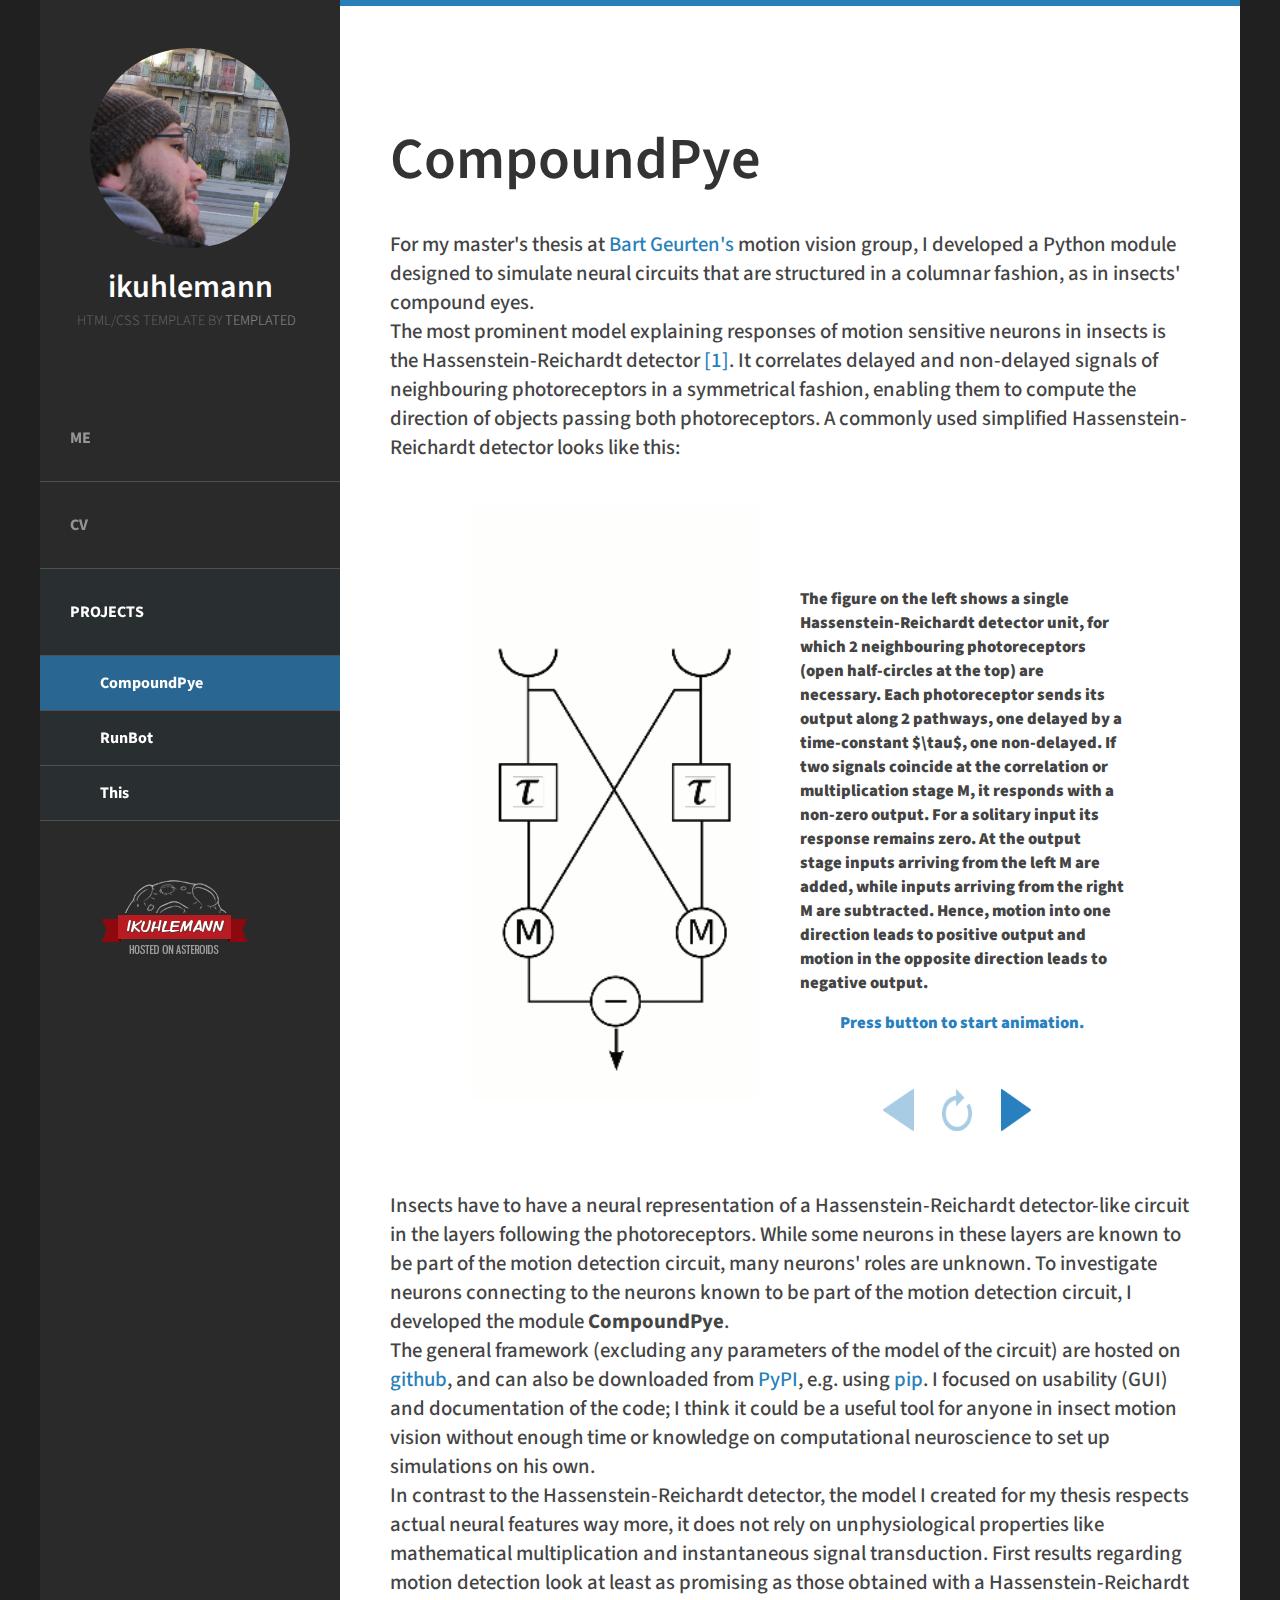
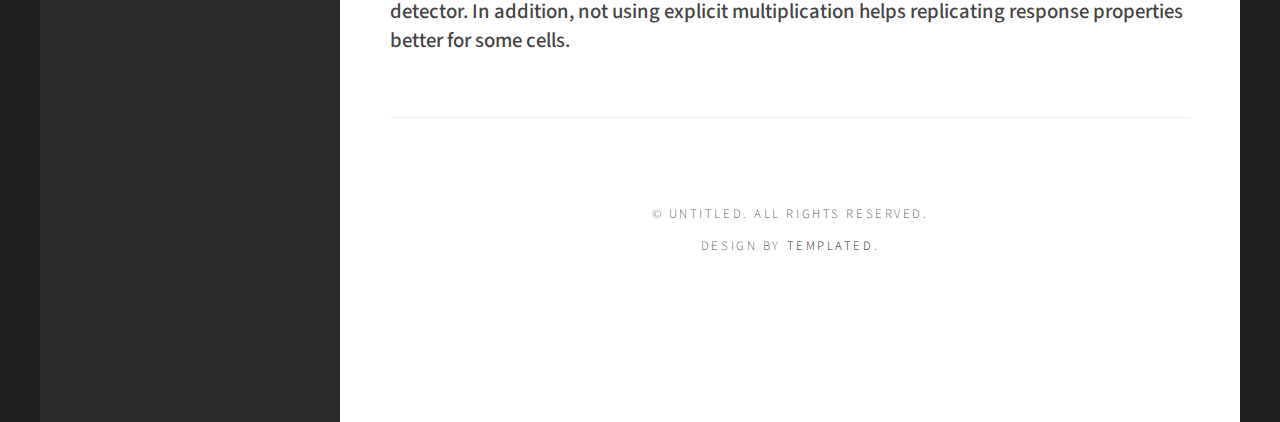
<file: projects/compoundpye.html>
<!--
Design by TEMPLATED
http://templated.co
Released for free under the Creative Commons Attribution License

Name       : Skeleton 
Description: A two-column, fixed-width design with dark color scheme.
Version    : 1.0
Released   : 20130902

-->
<html xmlns="http://www.w3.org/1999/xhtml">
<head>
<meta http-equiv="Content-Type" content="text/html; charset=utf-8" />
<title></title>
<meta name="keywords" content="" />
<meta name="description" content="" />
<link href="http://fonts.googleapis.com/css?family=Source+Sans+Pro:200,300,400,600,700,900" rel="stylesheet" />
<link href="../default.css" rel="stylesheet" type="text/css" media="all" />
<link href="../fonts.css" rel="stylesheet" type="text/css" media="all" />

<!--[if IE 6]><link href="default_ie6.css" rel="stylesheet" type="text/css" /><![endif]-->

</head>
<body>
<div id="page" class="container">
  <div id="header">
    <div id="logo">
      <!--img class="circ" src="../images/ichhabnixgemacht.png" alt="" width="200" height="200" /-->
      <img class="circ" src="../images/in_genf.JPG" alt="" width="200" height="200" />
      <h1><a href="#">ikuhlemann</a></h1>
      <span>HTML/CSS template by <a href="http://templated.co" rel="nofollow">TEMPLATED</a></span>
    </div>
    <div id="menu">
      <ul>
	<li class="major hvr-reveal"><a href="../index.html" accesskey="1" title="">Me</a></li>
	<li class="major hvr-reveal"><a href="../cv.html" accesskey="2" title="">CV</a></li>
	<li class="current_page_item_super major hvr-reveal"><a href="projects.html" accesskey="2" title="">Projects</a></li>
	<li class="minor_current hvr-sweep-to-right"><a href="compoundpye.html" accesskey="3" title="">CompoundPye</a></li>
	<li class="minor hvr-reveal"><a href="runbot.html" accesskey="4" title="">RunBot</a></li>
	<li class="minor hvr-reveal"><a href="this.html" accesskey="5" title="">This</a></li>
	<!--<li><a href="#" accesskey="2" title="">Our Clients</a></li>
	    <li><a href="#" accesskey="3" title="">About Us</a></li>
	<li><a href="#" accesskey="4" title="">Careers</a></li>
	<li><a href="#" accesskey="5" title="">Contact Us</a></li>-->
      </ul>
    </div>
    <a href="https://uberspace.de" target="_blank"><img id="ubernaut" src="../images/ubernaut.png"></a>
  </div>
  <div id="main">
    <div id="banner">
      <!--img src="images/pic01.jpg" alt="" class="image-full" /-->
    </div>
    <div id="welcome">
      <div class="title">
	<h2>CompoundPye</h2>
	For my master's thesis at <a href="http://www.cellneuro.uni-goettingen.de/BartGeurten.php">Bart Geurten's</a> motion vision group, I developed a Python module designed to simulate neural circuits that are structured in a columnar fashion, as in insects' compound eyes.
	<br>
	The most prominent model explaining responses of motion sensitive neurons in insects is the Hassenstein-Reichardt detector <a href="http://www.degruyter.com/view/j/znb.1956.11.issue-9-10/znb-1956-9-1004/znb-1956-9-1004.xml">[1]</a>. It correlates delayed and non-delayed signals of neighbouring photoreceptors in a symmetrical fashion, enabling them to compute the direction of objects passing both photoreceptors. A commonly used simplified Hassenstein-Reichardt detector looks like this: 
	<div class="figure">
	  <div id="HRAnimation" class="image-left">
	    <img id="HR" src="../images/HRDAnimation.png" loop="1" />
	  </div>
	  <div class="caption">
	    The figure on the left shows a single Hassenstein-Reichardt detector unit, for which 2 neighbouring photoreceptors (open half-circles at the top) are necessary. Each photoreceptor sends its output along 2 pathways, one delayed by a time-constant $\tau$, one non-delayed. If two signals coincide at the correlation or multiplication stage <b>M</b>, it responds with a non-zero output. For a solitary input its response remains zero. At the output stage inputs arriving from the left <b>M</b> are added, while inputs arriving from the right <b>M</b> are subtracted. Hence, motion into one direction leads to positive output and motion in the opposite direction leads to negative output. 
	    <div id="animationDescription">
	      Press button to start animation.
	    </div>
	    <div id="buttonBox">
	      <!--a href="" onclick="changeIt()"><img id="buttonPrev" src='../images/icons/previous.png' name='PlayOrPause' border='0' width="12%" height="100%" class="noOption" /></a>
<a href="" onclick="changeIt()"><img id="buttonRep" src='../images/icons/repeat.png' name='PlayOrPause' border='0' width="12%" height="100%" class="noOption" /></a>
<a href="" onclick="changeIt()"><img id="buttonNext" src='../images/icons/next.png' name='PlayOrPause' border='0' width="12%" height="100%"  /></a-->
	      <input onclick="changeIt(-1)" type="image" id="buttonPrev" src='../images/icons/previous.png' class="noOption" />
	      <input onclick="changeIt(0)" type="image" id="buttonRep" src='../images/icons/repeat.png' class="noOption" />
	      <input onclick="changeIt(1)" type="image" id="buttonNext" src='../images/icons/next.png' class="" />
	    </div>
	  </div>
	  
	</div>
	
	Insects have to have a neural representation of a Hassenstein-Reichardt detector-like circuit in the layers following the photoreceptors. 
	While some neurons in these layers are known to be part of the motion detection circuit, many neurons' roles are unknown. To investigate neurons connecting to the neurons known to be part of the motion detection circuit, I developed the module <b>CompoundPye</b>. 
	<br> The general framework (excluding any parameters of the model of the circuit) are hosted on <a>github</a>, and can also be downloaded from <a>PyPI</a>, e.g. using <a>pip</a>. I focused on usability (GUI) and documentation of the code; I think it could be a useful tool for anyone in insect motion vision without enough time or knowledge on computational neuroscience to set up simulations on his own.
	<br> In contrast to the Hassenstein-Reichardt detector, the model I created for my thesis respects actual neural features way more, it does not rely on unphysiological properties like mathematical multiplication and instantaneous signal transduction. First results regarding motion detection look at least as promising as those obtained with a Hassenstein-Reichardt detector. In addition, not using explicit multiplication helps replicating response properties better for some cells.
      </div>
    </div>
    <div id="copyright">
      <span>&copy; Untitled. All rights reserved.</span>
      <span>Design by <a href="http://templated.co" rel="nofollow">TEMPLATED</a>.</span>
    </div>
  </div>
</div>

<!--script>
document.getElementById("animationDescription").innerHTML="Hellooou";
function myFunction() {
    document.getElementById("animationDescription").innerHTML="Hellooou2";
}
</script-->
<script src="../scripts/playAnimation.js"></script>

</body>
</html>
</file>
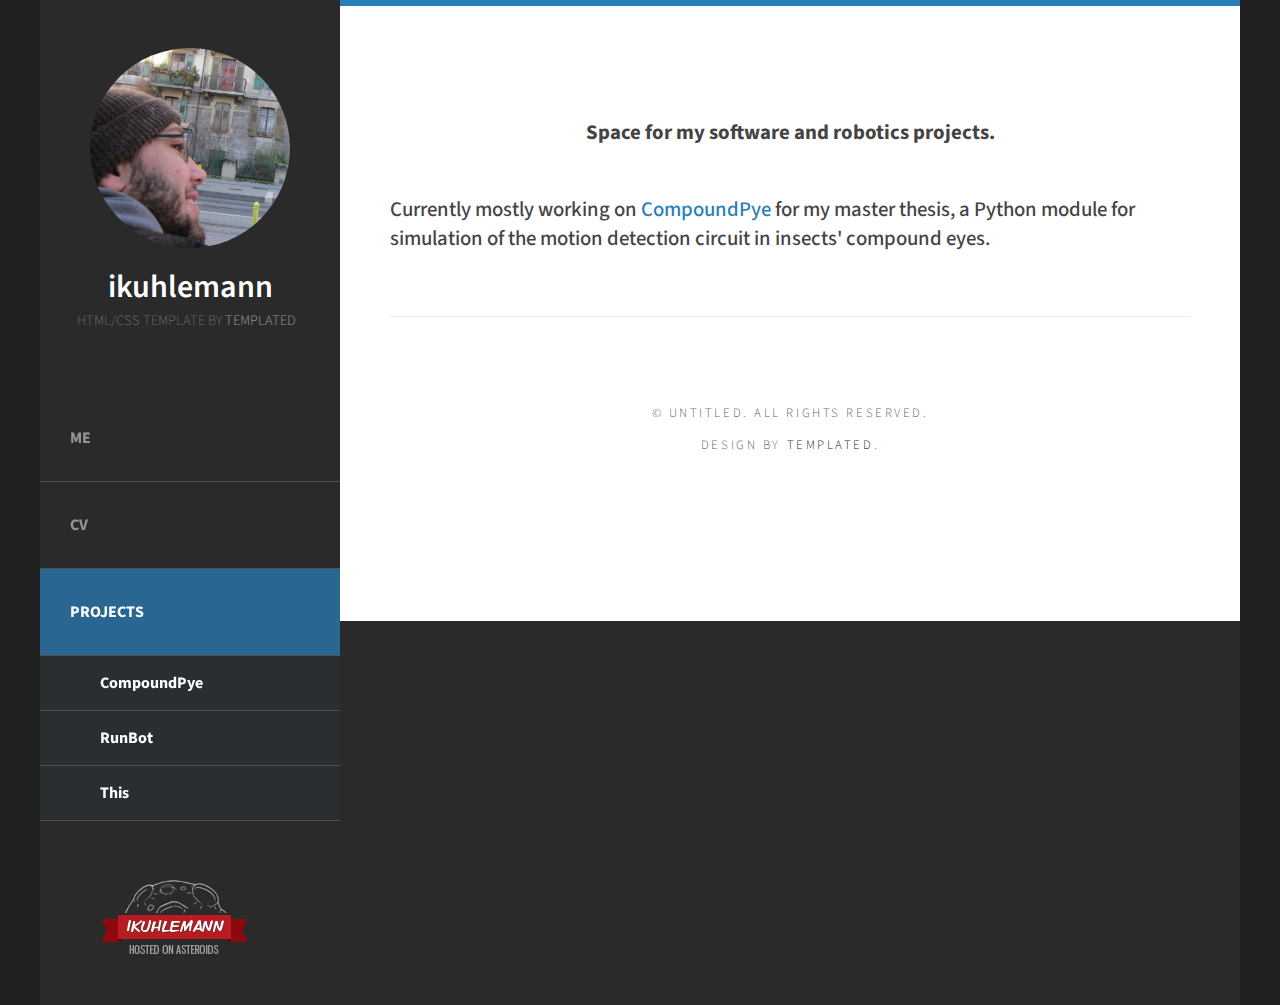
<file: projects/projects.html>
<!--
Design by TEMPLATED
http://templated.co
Released for free under the Creative Commons Attribution License

Name       : Skeleton 
Description: A two-column, fixed-width design with dark color scheme.
Version    : 1.0
Released   : 20130902

-->
<html xmlns="http://www.w3.org/1999/xhtml">
<head>
<meta http-equiv="Content-Type" content="text/html; charset=utf-8" />
<title></title>
<meta name="keywords" content="" />
<meta name="description" content="" />
<link href="http://fonts.googleapis.com/css?family=Source+Sans+Pro:200,300,400,600,700,900" rel="stylesheet" />
<link href="../default.css" rel="stylesheet" type="text/css" media="all" />
<link href="../fonts.css" rel="stylesheet" type="text/css" media="all" />

<!--[if IE 6]><link href="default_ie6.css" rel="stylesheet" type="text/css" /><![endif]-->

</head>
<body>
<div id="page" class="container">
  <div id="header">
    <div id="logo">
      <!--img class="circ" src="../images/ichhabnixgemacht.png" alt="" width="200" height="200" /-->
      <img class="circ" src="../images/in_genf.JPG" alt="" width="200" height="200" />
      <h1><a href="#">ikuhlemann</a></h1>
      <span>HTML/CSS template by <a href="http://templated.co" rel="nofollow">TEMPLATED</a></span>
    </div>
    <div id="menu">
      <ul>
	<li class="major hvr-reveal"><a href="../index.html" accesskey="1" title="">Me</a></li>
	<li class="major hvr-reveal"><a href="../cv.html" accesskey="2" title="">CV</a></li>
	<li class="current_page_item major hvr-sweep-to-right"><a href="#" accesskey="2" title="">Projects</a></li>
	<li class="minor hvr-reveal"><a href="compoundpye.html" accesskey="3" title="">CompoundPye</a></li>
	<li class="minor hvr-reveal"><a href="runbot.html" accesskey="4" title="">RunBot</a></li>
	<li class="minor hvr-reveal"><a href="this.html" accesskey="5" title="">This</a></li>
	<!--<li><a href="#" accesskey="2" title="">Our Clients</a></li>
	    <li><a href="#" accesskey="3" title="">About Us</a></li>
	<li><a href="#" accesskey="4" title="">Careers</a></li>
	<li><a href="#" accesskey="5" title="">Contact Us</a></li>-->
      </ul>
    </div>
    <a href="https://uberspace.de" target="_blank"><img id="ubernaut" src="../images/ubernaut.png"></a>
  </div>
	<div id="main">
		<div id="banner">
			<!--img src="images/pic01.jpg" alt="" class="image-full" /-->
		</div>
		<div id="welcome">
			<div class="title">
			  <h6>Space for my software and robotics projects.</h6>
			  Currently mostly working on <a href="compoundpye.html">CompoundPye</a> for my master thesis, a Python module for simulation of the motion detection circuit in insects' compound eyes.<br>
			</div>
		</div>
		<!--div id="featured">
			<div class="title">
				<h2>Maecenas lectus sapien</h2>
				<span class="byline">Integer sit amet aliquet pretium</span>
			</div>
			<ul class="style1">
				<li class="first">
					<p class="date"><a href="#">Jan<b>05</b></a></p>
					<h3>Amet sed volutpat mauris</h3>
					<p><a href="#">Consectetuer adipiscing elit. Nam pede erat, porta eu, lobortis eget, tempus et, tellus. Etiam neque. Vivamus consequat lorem at nisl. Nullam non wisi a sem semper eleifend. Etiam non felis. Donec ut ante.</a></p>
				</li>
			</ul>
		</div-->
		<div id="copyright">
			<span>&copy; Untitled. All rights reserved.</span>
			<span>Design by <a href="http://templated.co" rel="nofollow">TEMPLATED</a>.</span>
		</div>
	</div>
</div>
</body>
</html>
</file>
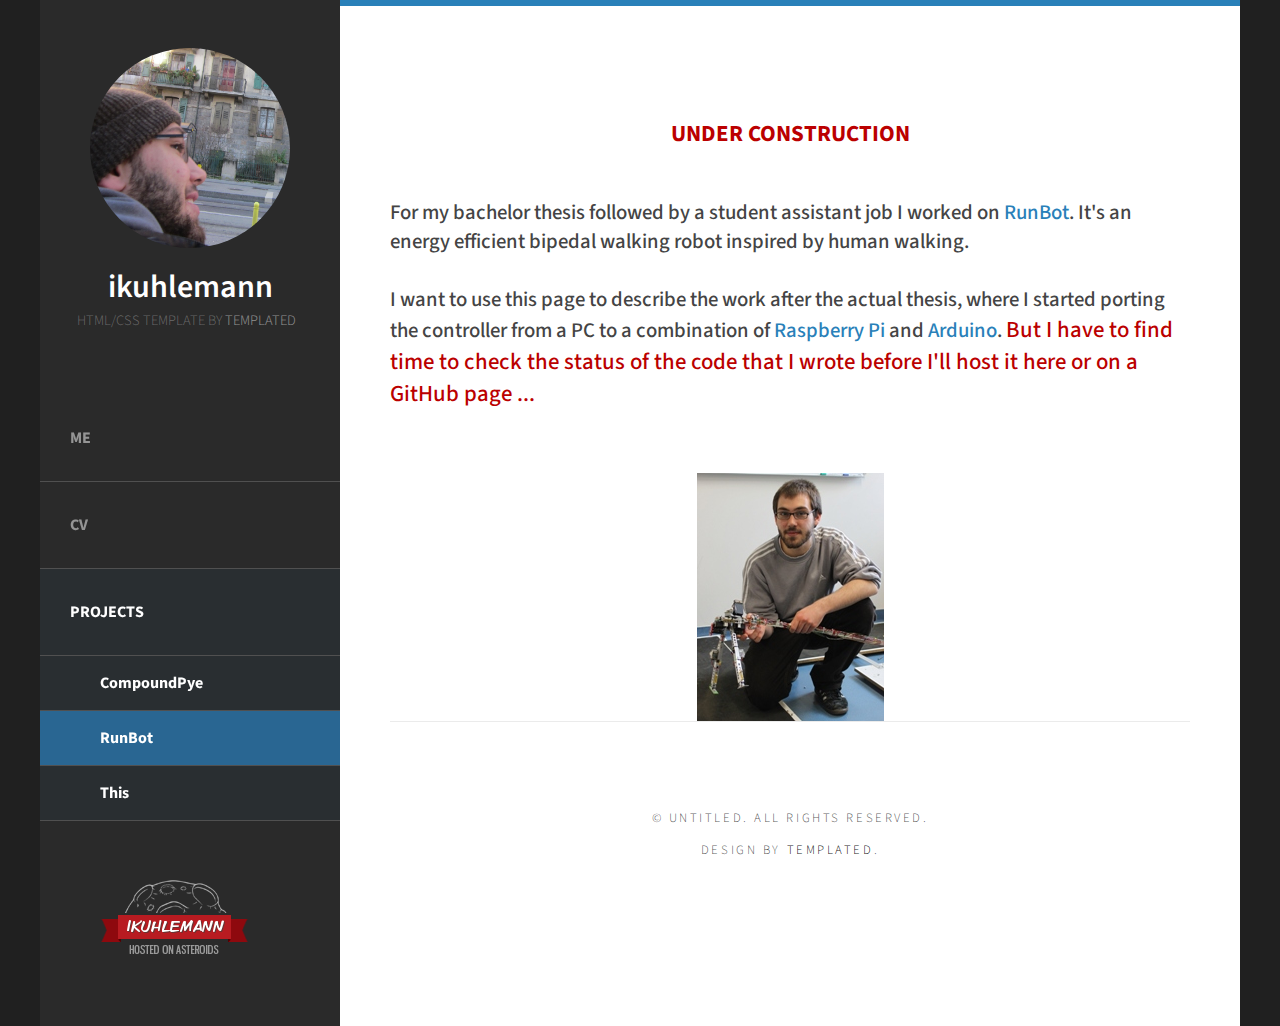
<file: projects/runbot.html>
<!--
Design by TEMPLATED
http://templated.co
Released for free under the Creative Commons Attribution License

Name       : Skeleton 
Description: A two-column, fixed-width design with dark color scheme.
Version    : 1.0
Released   : 20130902

-->
<html xmlns="http://www.w3.org/1999/xhtml">
<head>
<meta http-equiv="Content-Type" content="text/html; charset=utf-8" />
<title></title>
<meta name="keywords" content="" />
<meta name="description" content="" />
<link href="http://fonts.googleapis.com/css?family=Source+Sans+Pro:200,300,400,600,700,900" rel="stylesheet" />
<link href="../default.css" rel="stylesheet" type="text/css" media="all" />
<link href="../fonts.css" rel="stylesheet" type="text/css" media="all" />

<!--[if IE 6]><link href="default_ie6.css" rel="stylesheet" type="text/css" /><![endif]-->

</head>
<body>
<div id="page" class="container">
  <div id="header">
    <div id="logo">
      <!--img  class="circ" src="../images/ichhabnixgemacht.png" alt="" width="200" height="200"/-->
      <img class="circ" src="../images/in_genf.JPG" alt="" width="200" height="200" />
      <h1><a href="#">ikuhlemann</a></h1>
      <span>HTML/CSS template by <a href="http://templated.co" rel="nofollow">TEMPLATED</a></span>
    </div>
    <div id="menu">
      <ul>
	<li class="major hvr-reveal"><a href="../index.html" accesskey="1" title="">Me</a></li>
	<li class="major hvr-reveal"><a href="../cv.html" accesskey="2" title="">CV</a></li>
	<li class="current_page_item_super major hvr-reveal"><a href="projects.html" accesskey="2" title="">Projects</a></li>
	<li class="minor hvr-reveal"><a href="compoundpye.html" accesskey="3" title="">CompoundPye</a></li>
	<li class="minor_current hvr-sweep-to-right"><a href="runbot.html" accesskey="4" title="">RunBot</a></li>
	<li class="minor hvr-reveal"><a href="this.html" accesskey="5" title="">This</a></li>
	<!--<li><a href="#" accesskey="2" title="">Our Clients</a></li>
	    <li><a href="#" accesskey="3" title="">About Us</a></li>
	<li><a href="#" accesskey="4" title="">Careers</a></li>
	<li><a href="#" accesskey="5" title="">Contact Us</a></li>-->
      </ul>
    </div>
    <a href="https://uberspace.de" target="_blank"><img id="ubernaut" src="../images/ubernaut.png"></a>
  </div>
	<div id="main">
		<div id="banner">
			<!--img src="images/pic01.jpg" alt="" class="image-full" /-->
		</div>
		<div id="welcome">
			<div class="title">
			  <h6><span class="underConstruction">UNDER CONSTRUCTION</span></h6>
			  For my bachelor thesis followed by a student assistant job I worked on <a href="http://manoonpong.com/Runbot.html">RunBot</a>. It's an energy efficient bipedal walking robot inspired by human walking.<br><br>I want to use this page to describe the work after the actual thesis, where I started porting the controller from a PC to a combination of <a href="https://www.raspberrypi.org/help/what-is-a-raspberry-pi/">Raspberry Pi</a> and <a href="https://www.arduino.cc/">Arduino</a>. <span class="underConstruction">But I have to find time to check the status of the code that I wrote before I'll host it here or on a GitHub page ... </span>
			</div>
			<div><img src="../images/me_and_runbot.JPG"/></div>
		</div>
		<!--div id="featured">
			<div class="title">
				<h2>Maecenas lectus sapien</h2>
				<span class="byline">Integer sit amet aliquet pretium</span>
			</div>
			<ul class="style1">
				<li class="first">
					<p class="date"><a href="#">Jan<b>05</b></a></p>
					<h3>Amet sed volutpat mauris</h3>
					<p><a href="#">Consectetuer adipiscing elit. Nam pede erat, porta eu, lobortis eget, tempus et, tellus. Etiam neque. Vivamus consequat lorem at nisl. Nullam non wisi a sem semper eleifend. Etiam non felis. Donec ut ante.</a></p>
				</li>
			</ul>
		</div-->
		<div id="copyright">
			<span>&copy; Untitled. All rights reserved.</span>
			<span>Design by <a href="http://templated.co" rel="nofollow">TEMPLATED</a>.</span>
		</div>
	</div>
</div>
</body>
</html>
</file>
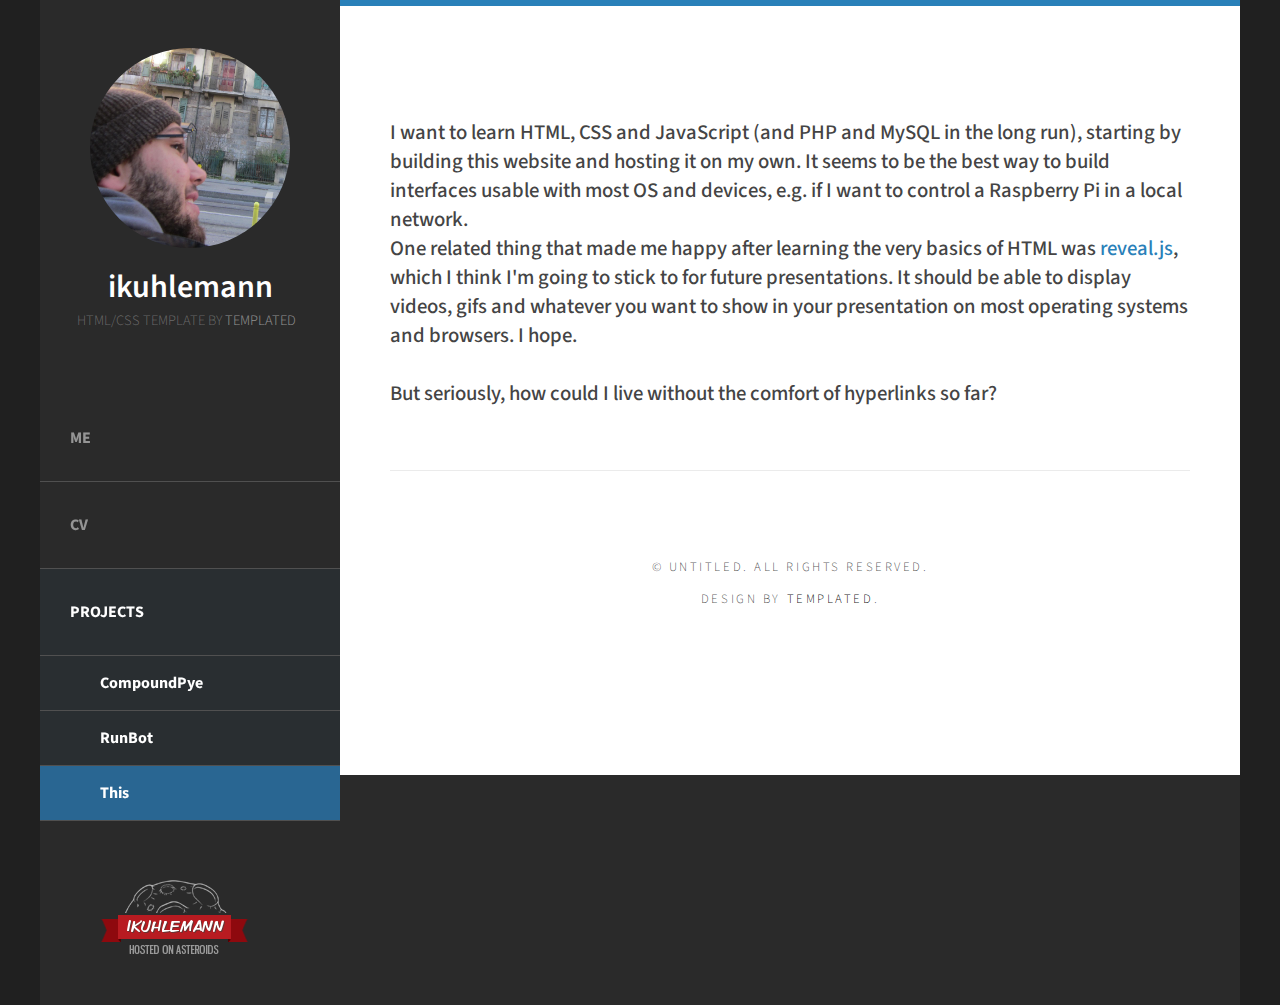
<file: projects/this.html>
<!--
Design by TEMPLATED
http://templated.co
Released for free under the Creative Commons Attribution License

Name       : Skeleton 
Description: A two-column, fixed-width design with dark color scheme.
Version    : 1.0
Released   : 20130902

-->
<html xmlns="http://www.w3.org/1999/xhtml">
<head>
<meta http-equiv="Content-Type" content="text/html; charset=utf-8" />
<title></title>
<meta name="keywords" content="" />
<meta name="description" content="" />
<link href="http://fonts.googleapis.com/css?family=Source+Sans+Pro:200,300,400,600,700,900" rel="stylesheet" />
<link href="../default.css" rel="stylesheet" type="text/css" media="all" />
<link href="../fonts.css" rel="stylesheet" type="text/css" media="all" />

<!--[if IE 6]><link href="default_ie6.css" rel="stylesheet" type="text/css" /><![endif]-->

</head>
<body>
<div id="page" class="container">
  <div id="header">
    <div id="logo">
      <!--img class="circ" src="../images/ichhabnixgemacht.png" alt="" width="200" height="200" /-->
      <img class="circ" src="../images/in_genf.JPG" alt="" width="200" height="200" />
      <h1><a href="#">ikuhlemann</a></h1>
      <span>HTML/CSS template by <a href="http://templated.co" rel="nofollow">TEMPLATED</a></span>
    </div>
    <div id="menu">
      <ul>
	<li class="major hvr-reveal"><a href="../index.html" accesskey="1" title="">Me</a></li>
	<li class="major hvr-reveal"><a href="../cv.html" accesskey="2" title="">CV</a></li>
	<li class="current_page_item_super major hvr-reveal"><a href="projects.html" accesskey="2" title="">Projects</a></li>
	<li class="minor hvr-reveal"><a href="compoundpye.html" accesskey="3" title="">CompoundPye</a></li>
	<li class="minor hvr-reveal"><a href="runbot.html" accesskey="4" title="">RunBot</a></li>
	<li class="minor_current hvr-sweep-to-right"><a href="this.html" accesskey="5" title="">This</a></li>
	<!--<li><a href="#" accesskey="2" title="">Our Clients</a></li>
	    <li><a href="#" accesskey="3" title="">About Us</a></li>
	<li><a href="#" accesskey="4" title="">Careers</a></li>
	<li><a href="#" accesskey="5" title="">Contact Us</a></li>-->
      </ul>
    </div>
    <a href="https://uberspace.de" target="_blank"><img id="ubernaut" src="../images/ubernaut.png"></a>
  </div>
	<div id="main">
		<div id="banner">
			<!--img src="images/pic01.jpg" alt="" class="image-full" /-->
		</div>
		<div id="welcome">
			<div class="title">
			  I want to learn HTML, CSS and JavaScript (and PHP and MySQL in the long run), starting by building this website and hosting it on my own. It seems to be the best way to build interfaces usable with most OS and devices, e.g. if I want to control a Raspberry Pi in a local network. 
<br>One related thing that made me happy after learning the very basics of HTML was <a href="http://lab.hakim.se/reveal-js/#/">reveal.js</a>, which I think I'm going to stick to for future presentations. It should be able to display videos, gifs and whatever you want to show in your presentation on most operating systems and browsers. I hope.
<br>
<br>But seriously, how could I live without the comfort of hyperlinks so far?
			</div>
		</div>
		<!--div id="featured">
			<div class="title">
				<h2>Maecenas lectus sapien</h2>
				<span class="byline">Integer sit amet aliquet pretium</span>
			</div>
			<ul class="style1">
				<li class="first">
					<p class="date"><a href="#">Jan<b>05</b></a></p>
					<h3>Amet sed volutpat mauris</h3>
					<p><a href="#">Consectetuer adipiscing elit. Nam pede erat, porta eu, lobortis eget, tempus et, tellus. Etiam neque. Vivamus consequat lorem at nisl. Nullam non wisi a sem semper eleifend. Etiam non felis. Donec ut ante.</a></p>
				</li>
			</ul>
		</div-->
		<div id="copyright">
			<span>&copy; Untitled. All rights reserved.</span>
			<span>Design by <a href="http://templated.co" rel="nofollow">TEMPLATED</a>.</span>
		</div>
	</div>
</div>
</body>
</html>
</file>
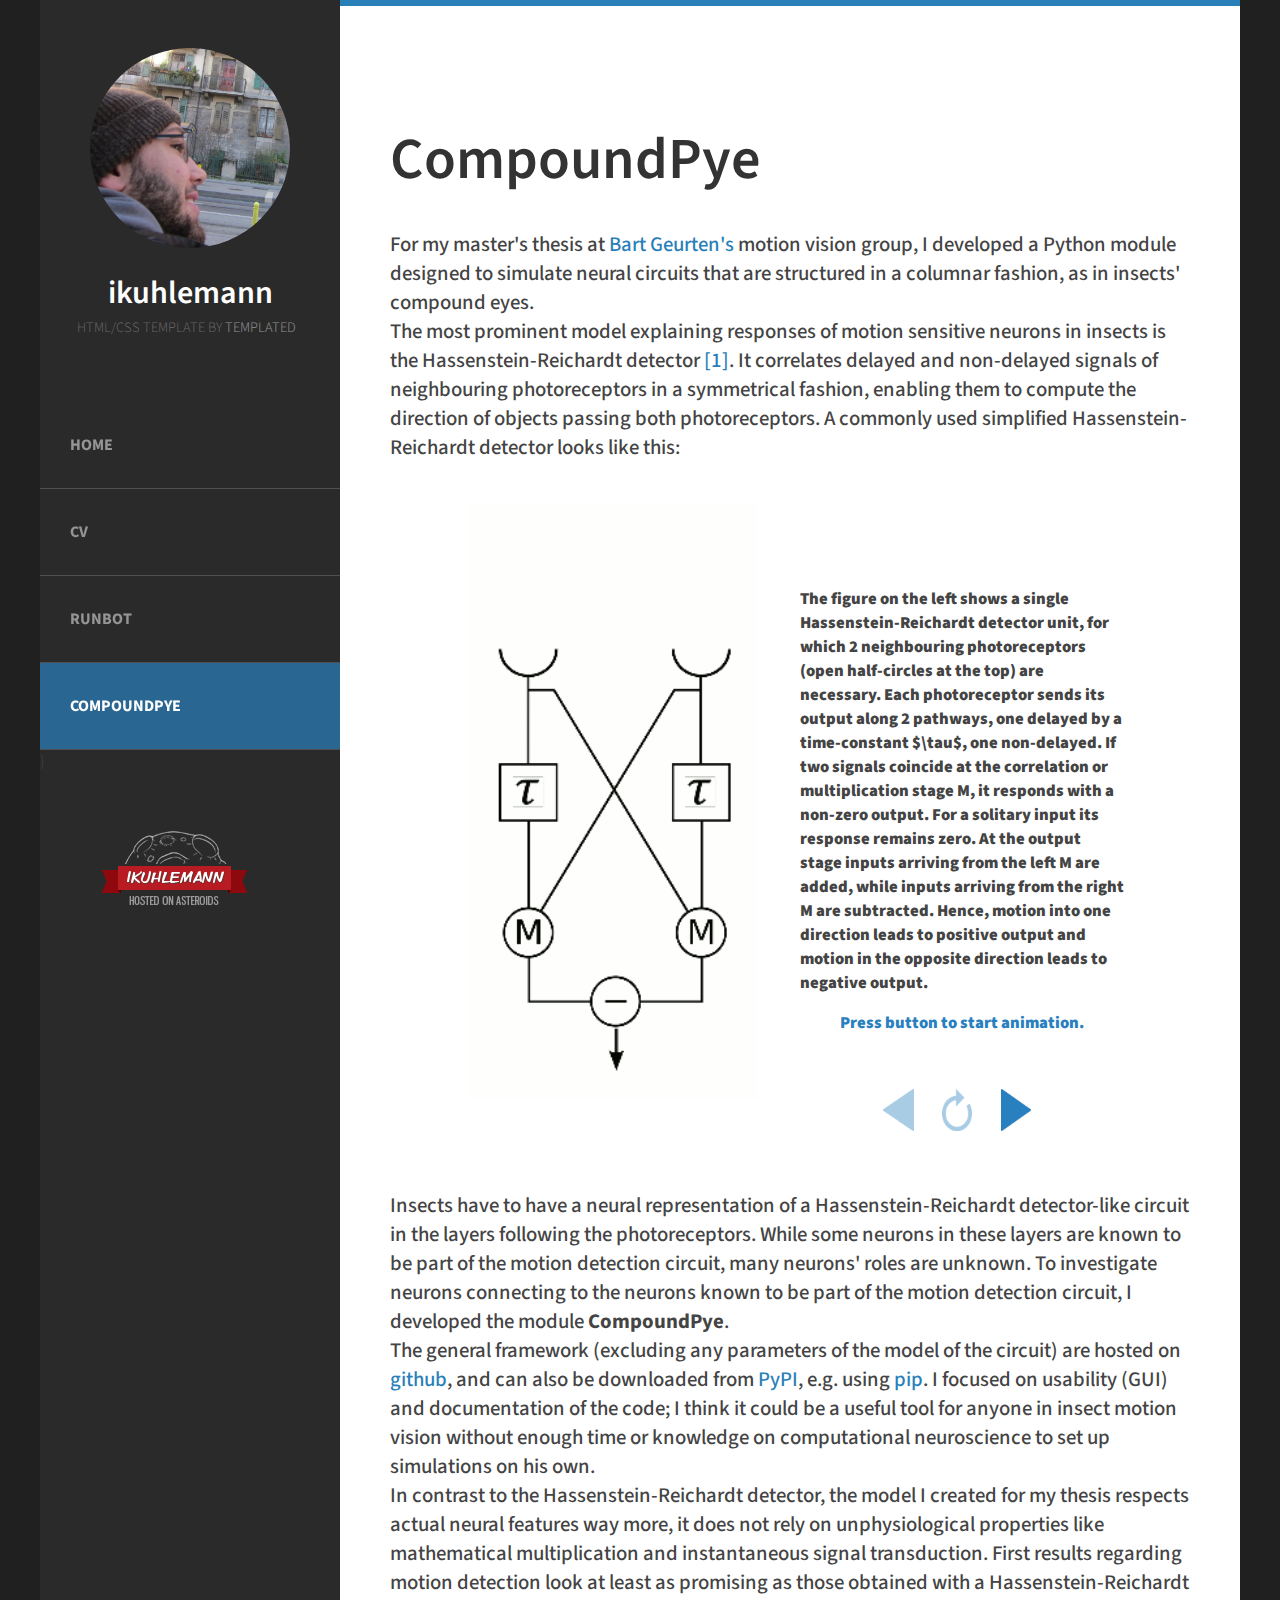
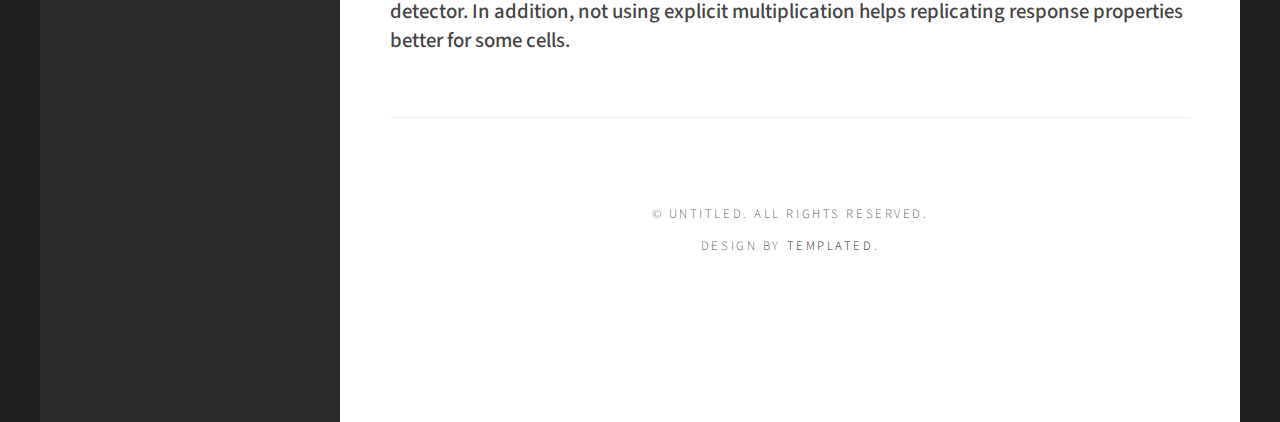
<file: html/projects/compoundpye.html>
<!DOCTYPE html PUBLIC "-//W3C//DTD XHTML 1.0 Strict//EN" "http://www.w3.org/TR/xhtml1/DTD/xhtml1-strict.dtd">
<!--
     Design by TEMPLATED
     http://templated.co
     Released for free under the Creative Commons Attribution License

     Name       : Skeleton 
     Description: A two-column, fixed-width design with dark color scheme.
     Version    : 1.0
     Released   : 20130902

-->
<html xmlns="http://www.w3.org/1999/xhtml">
  <head>
    <meta http-equiv="Content-Type" content="text/html; charset=utf-8" />
    <title>ikuhlemann</title>
    <meta name="keywords" content="" />
    <meta name="description" content="" />
    <link href="http://fonts.googleapis.com/css?family=Source+Sans+Pro:200,300,400,600,700,900" rel="stylesheet" />
    <link href="../static/css/default.css" rel="stylesheet" type="text/css" media="all" />
    <link href="../static/css/fonts.css" rel="stylesheet" type="text/css" media="all" />

    <!--[if IE 6]><link href="default_ie6.css" rel="stylesheet" type="text/css" /><![endif]-->

  </head>
  <body>
    <div id="page" class="container">
      <div id="header">
	<div id="logo">
	  <!--img class="circ" src="images/ichhabnixgemacht.png" alt="" width="200" height="200" /-->
	  <img class="circ" src="../static/images/in_genf.JPG" alt="" width="200" height="200" />
	  <h1><a href="#">ikuhlemann</a></h1>
	  <span>HTML/CSS template by <a href="http://templated.co" rel="nofollow">TEMPLATED</a></span>
	</div>
	<div id="menu">
	  <ul>
	    
	    
	    <li class="major hvr-reveal"><a href="../index.html" accesskey="2" title="">Home</a></li>
	    
	    
	    
	    <li class="major hvr-reveal"><a href="../cv.html" accesskey="2" title="">CV</a></li>
	    
	    
	    
	    <li class="major hvr-reveal"><a href="../projects/runbot.html" accesskey="2" title="">RunBot</a></li>
	    
	    
	    
	    <li class="current_page_item major hvr-sweep-to-right">
	      <a href="#" accesskey="1" title="">CompoundPye</a>
	    </li>
	    
	    }
	  </ul>
	</div>
	<a href="https://uberspace.de" target="_blank">
	  <img id="ubernaut"
	       src="../static/images/ubernaut.png">
	</a>
      </div>
      <div id="main">
	<div id="banner">
	  <!--img src="images/pic01.jpg" alt="" class="image-full" /-->
	</div>	
	


<div id="welcome">
  <div class="title">
    <h2>CompoundPye</h2>
    For my master's thesis at <a href="http://www.cellneuro.uni-goettingen.de/BartGeurten.php">Bart Geurten's</a> motion vision group, I developed a Python module designed to simulate neural circuits that are structured in a columnar fashion, as in insects' compound eyes.
    <br>
    The most prominent model explaining responses of motion sensitive neurons in insects is the Hassenstein-Reichardt detector <a href="http://www.degruyter.com/view/j/znb.1956.11.issue-9-10/znb-1956-9-1004/znb-1956-9-1004.xml">[1]</a>. It correlates delayed and non-delayed signals of neighbouring photoreceptors in a symmetrical fashion, enabling them to compute the direction of objects passing both photoreceptors. A commonly used simplified Hassenstein-Reichardt detector looks like this: 
    <div class="figure">
      <div id="HRAnimation" class="image-left">
	<img id="HR" src="../static/images/HRDAnimation.png" loop="1" />
      </div>
      <div class="caption">
	The figure on the left shows a single Hassenstein-Reichardt detector unit, for which 2 neighbouring photoreceptors (open half-circles at the top) are necessary. Each photoreceptor sends its output along 2 pathways, one delayed by a time-constant $\tau$, one non-delayed. If two signals coincide at the correlation or multiplication stage <b>M</b>, it responds with a non-zero output. For a solitary input its response remains zero. At the output stage inputs arriving from the left <b>M</b> are added, while inputs arriving from the right <b>M</b> are subtracted. Hence, motion into one direction leads to positive output and motion in the opposite direction leads to negative output. 
	<div id="animationDescription">
	  Press button to start animation.
	</div>
	<div id="buttonBox">
	  <input onclick="changeIt(-1)" type="image"
		 id="buttonPrev"
		 src='../static/images/icons/previous.png' class="noOption" />
	  <input onclick="changeIt(0)" type="image" id="buttonRep"
		 src='../static/images/icons/repeat.png' class="noOption" />
	  <input onclick="changeIt(1)" type="image" id="buttonNext"
		 src='../static/images/icons/next.png' class="" />
	</div>
      </div>
      
    </div>
    
    Insects have to have a neural representation of a Hassenstein-Reichardt detector-like
    circuit in the layers following the photoreceptors. 
    While some neurons in these layers are known to be part of the motion detection circuit, many neurons' roles
    are unknown. To investigate neurons connecting to the neurons known to be part of the motion detection
    circuit, I developed the module <b>CompoundPye</b>. 
    <br> The general framework (excluding any parameters of the model of the circuit) are hosted on
    <a href="https://github.com/ilyasku/CompoundPye">github</a>, and can also be downloaded from
    <a href="https://pypi.org/project/CompoundPye/">PyPI</a>,
    e.g. using <a href="https://pip.pypa.io/en/stable/">pip</a>. I focused on usability (GUI) and
    documentation of the code; I think it could be
    a useful tool for anyone in insect motion vision without enough time or knowledge on computational
    neuroscience to set up simulations on his own.
    <br> In contrast to the Hassenstein-Reichardt detector, the model I created for my thesis respects actual
    neural features way more, it does not rely on unphysiological properties like mathematical multiplication
    and instantaneous signal transduction. First results regarding motion detection look at least as promising
    as those obtained with a Hassenstein-Reichardt detector. In addition, not using explicit multiplication
    helps replicating response properties better for some cells.
  </div>
</div>


	<div id="copyright">
	  <span>&copy; Untitled. All rights reserved.</span>
	  <span>Design by <a href="http://templated.co" rel="nofollow">TEMPLATED</a>.</span>
	</div>
      </div>
	
	
	<script src="../static/js/playAnimation.js"></script>
	
	
  </body>
</html>
</file>
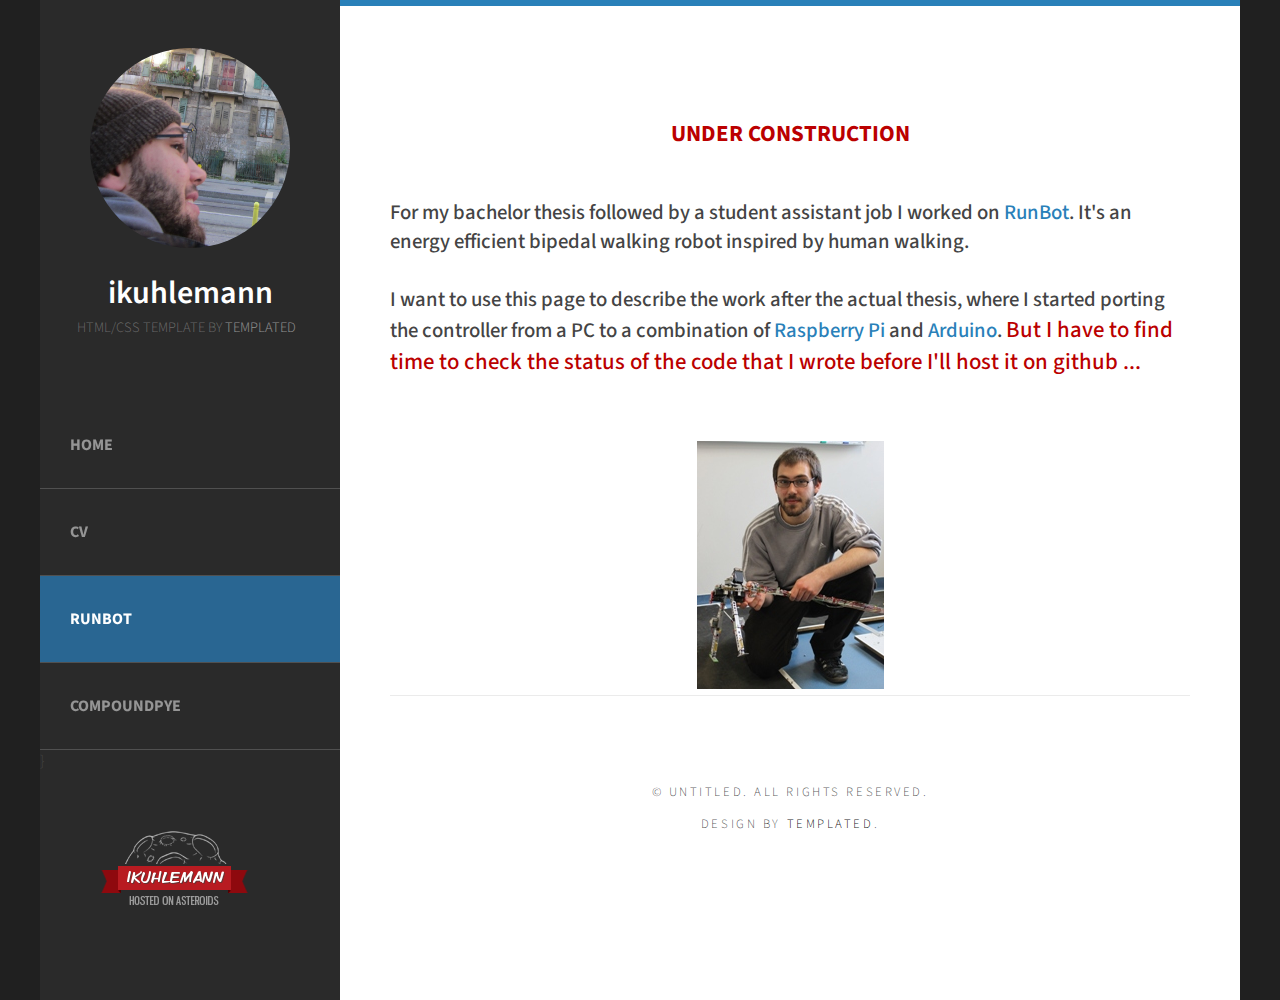
<file: html/projects/runbot.html>
<!DOCTYPE html PUBLIC "-//W3C//DTD XHTML 1.0 Strict//EN" "http://www.w3.org/TR/xhtml1/DTD/xhtml1-strict.dtd">
<!--
     Design by TEMPLATED
     http://templated.co
     Released for free under the Creative Commons Attribution License

     Name       : Skeleton 
     Description: A two-column, fixed-width design with dark color scheme.
     Version    : 1.0
     Released   : 20130902

-->
<html xmlns="http://www.w3.org/1999/xhtml">
  <head>
    <meta http-equiv="Content-Type" content="text/html; charset=utf-8" />
    <title>ikuhlemann</title>
    <meta name="keywords" content="" />
    <meta name="description" content="" />
    <link href="http://fonts.googleapis.com/css?family=Source+Sans+Pro:200,300,400,600,700,900" rel="stylesheet" />
    <link href="../static/css/default.css" rel="stylesheet" type="text/css" media="all" />
    <link href="../static/css/fonts.css" rel="stylesheet" type="text/css" media="all" />

    <!--[if IE 6]><link href="default_ie6.css" rel="stylesheet" type="text/css" /><![endif]-->

  </head>
  <body>
    <div id="page" class="container">
      <div id="header">
	<div id="logo">
	  <!--img class="circ" src="images/ichhabnixgemacht.png" alt="" width="200" height="200" /-->
	  <img class="circ" src="../static/images/in_genf.JPG" alt="" width="200" height="200" />
	  <h1><a href="#">ikuhlemann</a></h1>
	  <span>HTML/CSS template by <a href="http://templated.co" rel="nofollow">TEMPLATED</a></span>
	</div>
	<div id="menu">
	  <ul>
	    
	    
	    <li class="major hvr-reveal"><a href="../index.html" accesskey="2" title="">Home</a></li>
	    
	    
	    
	    <li class="major hvr-reveal"><a href="../cv.html" accesskey="2" title="">CV</a></li>
	    
	    
	    
	    <li class="current_page_item major hvr-sweep-to-right">
	      <a href="#" accesskey="1" title="">RunBot</a>
	    </li>
	    
	    
	    
	    <li class="major hvr-reveal"><a href="../projects/compoundpye.html" accesskey="2" title="">CompoundPye</a></li>
	    
	    }
	  </ul>
	</div>
	<a href="https://uberspace.de" target="_blank">
	  <img id="ubernaut"
	       src="../static/images/ubernaut.png">
	</a>
      </div>
      <div id="main">
	<div id="banner">
	  <!--img src="images/pic01.jpg" alt="" class="image-full" /-->
	</div>	
	

<div id="welcome">
  <div class="title">
    <h6><span class="underConstruction">UNDER CONSTRUCTION</span></h6>
    For my bachelor thesis followed by a student assistant job I worked on
    <a href="http://manoonpong.com/Runbot.html">RunBot</a>. It's an energy efficient bipedal
    walking robot inspired by human walking.<br><br>I want to use this page to describe the work
    after the actual thesis, where I started porting the controller from a PC to a combination of
    <a href="https://www.raspberrypi.org/help/what-is-a-raspberry-pi/">Raspberry Pi</a> and
    <a href="https://www.arduino.cc/">Arduino</a>.
    <span class="underConstruction">But I have to find time to check the status of the code that
      I wrote before I'll host it on github ... </span>
  </div>
  <div><img src="../static/images/me_and_runbot.JPG"/></div>
</div>


	<div id="copyright">
	  <span>&copy; Untitled. All rights reserved.</span>
	  <span>Design by <a href="http://templated.co" rel="nofollow">TEMPLATED</a>.</span>
	</div>
      </div>
	
  </body>
</html>
</file>
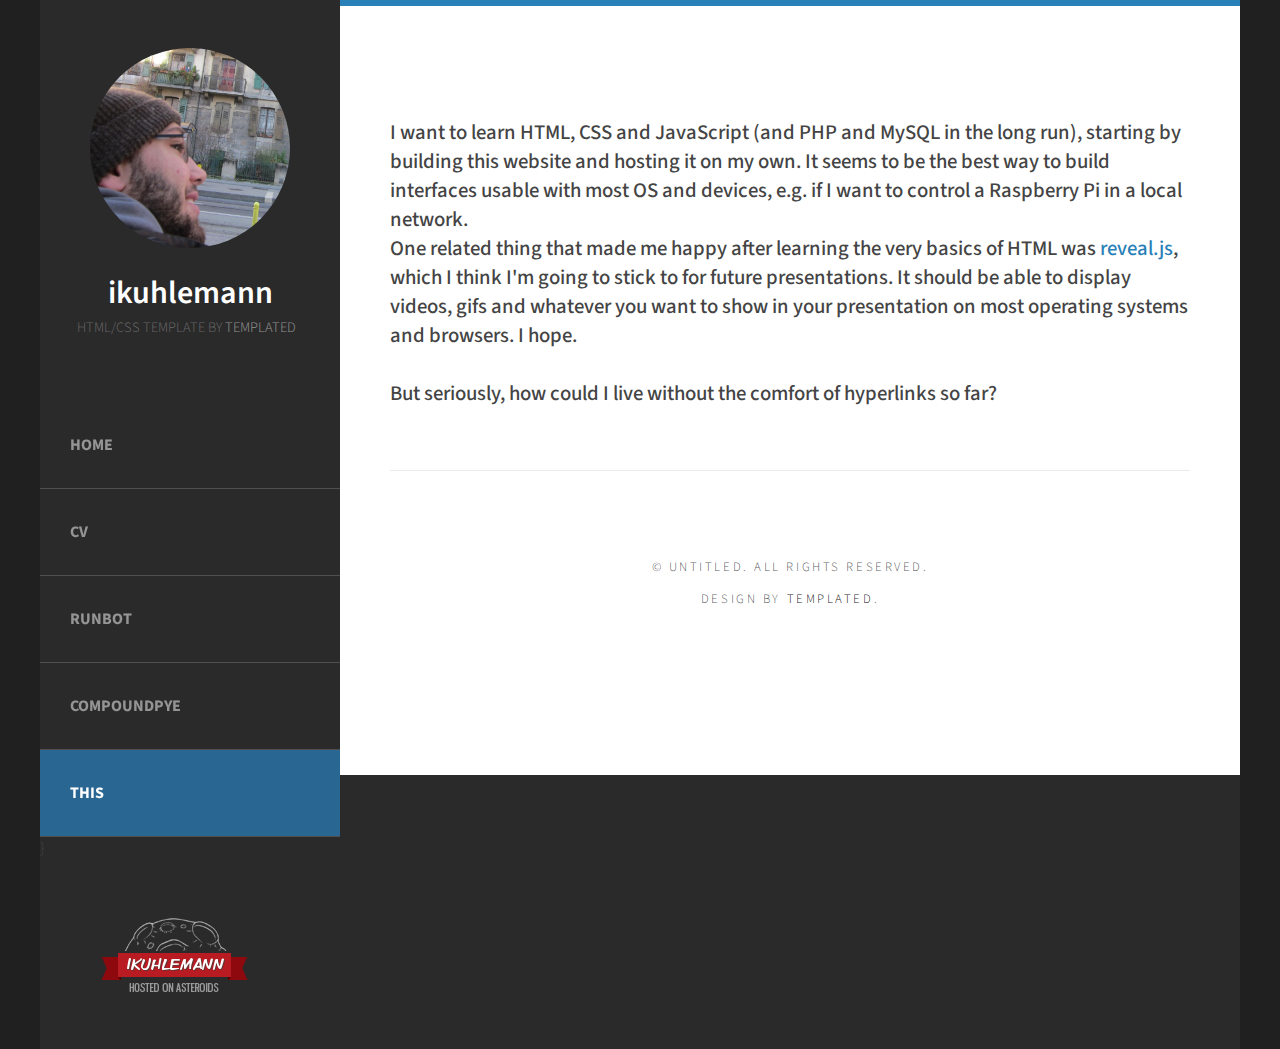
<file: html/projects/this.html>
<!DOCTYPE html PUBLIC "-//W3C//DTD XHTML 1.0 Strict//EN" "http://www.w3.org/TR/xhtml1/DTD/xhtml1-strict.dtd">
<!--
     Design by TEMPLATED
     http://templated.co
     Released for free under the Creative Commons Attribution License

     Name       : Skeleton 
     Description: A two-column, fixed-width design with dark color scheme.
     Version    : 1.0
     Released   : 20130902

-->
<html xmlns="http://www.w3.org/1999/xhtml">
  <head>
    <meta http-equiv="Content-Type" content="text/html; charset=utf-8" />
    <title>ikuhlemann</title>
    <meta name="keywords" content="" />
    <meta name="description" content="" />
    <link href="http://fonts.googleapis.com/css?family=Source+Sans+Pro:200,300,400,600,700,900" rel="stylesheet" />
    <link href="../static/css/default.css" rel="stylesheet" type="text/css" media="all" />
    <link href="../static/css/fonts.css" rel="stylesheet" type="text/css" media="all" />

    <!--[if IE 6]><link href="default_ie6.css" rel="stylesheet" type="text/css" /><![endif]-->

  </head>
  <body>
    <div id="page" class="container">
      <div id="header">
	<div id="logo">
	  <!--img class="circ" src="images/ichhabnixgemacht.png" alt="" width="200" height="200" /-->
	  <img class="circ" src="../static/images/in_genf.JPG" alt="" width="200" height="200" />
	  <h1><a href="#">ikuhlemann</a></h1>
	  <span>HTML/CSS template by <a href="http://templated.co" rel="nofollow">TEMPLATED</a></span>
	</div>
	<div id="menu">
	  <ul>
	    
	    
	    <li class="major hvr-reveal"><a href="../index.html" accesskey="2" title="">Home</a></li>
	    
	    
	    
	    <li class="major hvr-reveal"><a href="../cv.html" accesskey="2" title="">CV</a></li>
	    
	    
	    
	    <li class="major hvr-reveal"><a href="../projects/runbot.html" accesskey="2" title="">RunBot</a></li>
	    
	    
	    
	    <li class="major hvr-reveal"><a href="../projects/compoundpye.html" accesskey="2" title="">CompoundPye</a></li>
	    
	    
	    
	    <li class="current_page_item major hvr-sweep-to-right">
	      <a href="#" accesskey="1" title="">This</a>
	    </li>
	    
	    }
	  </ul>
	</div>
	<a href="https://uberspace.de" target="_blank">
	  <img id="ubernaut"
	       src="../static/images/ubernaut.png">
	</a>
      </div>
      <div id="main">
	<div id="banner">
	  <!--img src="images/pic01.jpg" alt="" class="image-full" /-->
	</div>	
	

<div id="welcome">
  <div class="title">
    I want to learn HTML, CSS and JavaScript (and PHP and MySQL in the long run),
    starting by building this website and hosting it on my own. It seems to be the best way
    to build interfaces usable with most OS and devices, e.g. if I want to control a Raspberry Pi
    in a local network. 
    <br>One related thing that made me happy after learning the very basics of HTML was
    <a href="http://lab.hakim.se/reveal-js/#/">reveal.js</a>, which I think I'm
    going to stick to for future presentations. It should be able to display videos,
    gifs and whatever you want to show in your presentation on most operating systems and browsers. I hope.
    <br>
    <br>But seriously, how could I live without the comfort of hyperlinks so far?
  </div>
</div>


	<div id="copyright">
	  <span>&copy; Untitled. All rights reserved.</span>
	  <span>Design by <a href="http://templated.co" rel="nofollow">TEMPLATED</a>.</span>
	</div>
      </div>
	
  </body>
</html>
</file>
<file: default.css>
html, body
	{
		height: 100%;
	}
	
	body
	{
		margin: 0px;
		padding: 0px;
		background: #202020;
		font-family: 'Source Sans Pro', sans-serif;
		font-size: 12pt;
		font-weight: 300;
		color: #444444;
	}
	
	
	h1, h2, h3
	{
		margin: 0;
		padding: 0;
		font-weight: 600;
		color: #333333;
	}
	
	h6
	{
	    font-size:1em;
	    text-align:center;
	}
	
	p
	{
		line-height: 180%;
	}
	
	strong
	{
	}
	
	a
	{
		color: #2980b9;
		text-decoration:none;
	}
	
	a:hover
	{
		text-decoration: none;
	}
	
	.container
	{
		overflow: hidden;
		margin: 0em auto;
		width: 1200px;
	}
	
	a.sneaky {
	    color:#444444;
	}

	a.sneaky:hover {
	    color:#2980aa;
	}

	.underConstruction {
	    font-size:1.1em;
	    color: #bb0000;
	}

/*********************************************************************************/
/* Image Style                                                                   */
/*********************************************************************************/
	
	#buttonBox {
	    height:14%;
	    padding-left:22%;
	}

	#buttonBox input {
	    padding-left:5%;
	    padding-right:5%;
	    width:12%;
	    height:100%;
	}

	#buttonBox .noOption {
	    opacity: 0.4;
	}

	#animationDescription {
	    height:26%;
	    color: rgba(41,128,191,1.0);
	    text-align:center;
	    padding-top:5%;
	}



	.figure {
	    width=80%;
	    margin-top:2em;
	    margin-bottom:9em;
	    padding-left:10%;
	    height:500px;
	}

	.caption {
	    width:45%;
	    float:left;
	    font-weight:900;
	    font-size:0.8em;
	    margin-top:5em;
	    margin-bottom:3em;
	    height:60%;
	}


	.image
	{
		display: inline-block;
	}
	
	.image img
	{
		display: block;
		width: 100%;
	}
	
	.image-full
	{
		display: block;
		width: 100%;
		margin: 0 0 2em 0;
	}
	
	.image-left
	{
		float: left;
		margin: 0 2em 2em 0;
		width:40%;
	}

	.image-left img {
	    width:100%;
	}
	
	.image-centered
	{
		display: block;
		margin: 0 0 2em 0;
	}
	
	.image-centered img
	{
		margin: 0 auto;
		width: auto;
	}

/*********************************************************************************/
/* List Styles                                                                   */
/*********************************************************************************/



	ul.style2 {
	    margin: 0 auto;
	    padding: 1em;
	    width: 80%;
	    overflow: hidden;
	    list-style: square;
	    text-align: left;
	    color: #444444;
	    border-bottom: 1px dashed black;
	}

	ul.style2 li {
	    padding-top:0.5em;
	    padding-bot: 0.5em;
	}

	ul.style1
	{
		margin: 0 auto;
		padding: 0;
		width: 80%;
		overflow: hidden;
		list-style: none;
		text-align: left;
		color: #6c6c6c
	}
	
	ul.style1 li
	{
		padding: 1.6em 0em 0em 0em;
		margin: 0 0 2.5em 0;
		border-top: 1px solid rgba(0,0,0,.1); 
	}
	
	ul.style1 li:first-child
	{
		border-top: none;
	}
	
	ul.style1 p
	{
		margin: 0;
	}
	
	ul.style1 a
	{
		display: block;
		text-decoration: none;
		color: #2D2D2D;
	}
	
	ul.style1 a:hover
	{
		text-decoration: underline;
	}
	
	ul.style1 h3
	{
		padding: 1em 0em 5px 0em;
		text-transform: uppercase;
		font-size: 1em;
		font-weight: 400;
	}
	
	ul.style1 .first
	{
		padding-top: 0;
		background: none;
	}
	
	ul.style1 .date
	{
		float: left;
		position: relative;
		width: 80px;
		height: 70px;
		margin: 0.5em 1.5em 0em 0.5em;
		padding: 1.5em 0em 1.5em 0em;
		box-shadow: 0px 0px 0px 5px rgba(255,255,255,0.1);
		line-height: normal;
		text-align: center;
		text-transform: uppercase;
		text-shadow: 0px 1px 0px rgba(0,0,0,.2);
		font-size: 1em;
		font-weight: 400;
		border-right: 1px solid rgba(0,0,0,.1); 
	}
	
	ul.style1 .date:after
	{
		content: '';
		display: block;
		position: absolute;
		left: 0;
		top: 0;
		width: 100%;
		height: 100%;
		border-radius: 6px;
	}
	
	ul.style1 .date b
	{
		margin: 0;
		padding: 0;
		display: block;
		margin-top: -5px;
		font-size: 1.8em;
		font-weight: 700;
	}
	
	ul.style1 .date a
	{
	}
	
	ul.style1 .date a:hover
	{
		text-decoration: none;
	}


/*********************************************************************************/
/* Social Icon Styles                                                            */
/*********************************************************************************/

	ul.contact
	{
		margin: 0;
		padding: 2em 0em 0em 0em;
		list-style: none;
	}
	
	ul.contact li
	{
		display: inline-block;
		padding: 0em 0.30em;
		font-size: 1em;
	}
	
	ul.contact li span
	{
		display: none;
		margin: 0;
		padding: 0;
	}
	
	ul.contact li a
	{
		color: #FFF;
	}
	
	ul.contact li a:before
	{
		display: inline-block;
		background: #3f3f3f;
		width: 40px;
		height: 40px;
		line-height: 40px;
		border-radius: 20px;
		text-align: center;
		color: #FFFFFF;
	}
	
	ul.contact li a.icon-twitter:before { background: #2DAAE4; }
	ul.contact li a.icon-facebook:before { background: #39599F; }
	ul.contact li a.icon-dribbble:before { background: #C4376B;	}
	ul.contact li a.icon-tumblr:before { background: #31516A; }
	ul.contact li a.icon-rss:before { background: #F2600B; }

/*********************************************************************************/
/* Button Style                                                                  */
/*********************************************************************************/

	.button
	{
		display: inline-block;
		padding: 1em 3em 1em 2em;
		letter-spacing: 0.20em;
		text-decoration: none;
		text-transform: uppercase;
		font-weight: 400;
		font-size: 0.90em;
		color: #FFF;
	}
	
	.button:before
	{
		display: inline-block;
		background: #FFC31F;
		margin-right: 1em;
		width: 40px;
		height: 40px;
		line-height: 40px;
		border-radius: 20px;
		text-align: center;
		color: #272925;
	}
		
/*********************************************************************************/
/* 4-column                                                                      */
/*********************************************************************************/

	.box1,
	.box2,
	.box3,
	.box4
	{
		width: 235px;
	}
	
	.box1,
	.box2,
	.box3,
	{
		float: left;
		margin-right: 20px;
	}
	
	.box4
	{
		float: right;
	}
	
/*********************************************************************************/
/* 3-column                                                                      */
/*********************************************************************************/

	.boxA,
	.boxB,
	.boxC
	{
		width: 320px;
	}

	.boxA,
	.boxB,
	{
		float: left;
		margin-right: 20px;
	}
	
	.boxC
	{
		float: right;
	}

/*********************************************************************************/
/* 2-column                                                                      */
/*********************************************************************************/

	.tbox1,
	.tbox2
	{
		width: 575px;
	}
	
	.tbox1
	{
		float: left;
	}

	.tbox2
	{
		float: right;
	}

/*********************************************************************************/
/* Heading Titles                                                                */
/*********************************************************************************/

	.title
	{
		margin-bottom: 3em;
		font-size: 1.3em;
		text-align:left;
		font-weight:500;
	}
	
	.title h2
	{
		font-size: 2.8em;
		margin-bottom:0.5em;
	}
	
	.title .byline
	{
		font-size: 1.3em;
		color: #6F6F6F;
	}
		
/*********************************************************************************/
/* Header                                                                        */
/*********************************************************************************/

	#header
	{
		position: relative;
		float: left;
		width: 300px;
		padding: 3em 0em;
	}

/*********************************************************************************/
/* Logo                                                                          */
/*********************************************************************************/

	#logo
	{
		text-align: center;
		margin-bottom: 4em;
	}
	
	#logo h1
	{
		display: block;
	}
	
	#logo a
	{
		text-decoration: none;
		color: #FFF;
	}
	
	#logo span
	{
		padding-right: 0.5em;
		text-transform: uppercase;
		font-size: 0.90em;
		color: rgba(255,255,255,0.3);
	}

	#logo span a
	{
		color: rgba(255,255,255,0.5);
	}
	
	#logo img.circ
	{
		display: inline-block;
		margin-bottom: 1em;
		border-radius: 50%;
	}

	#logo img.square {
	    	display: inline-block;
		margin-bottom: 1em;
	}

/*********************************************************************************/
/* Menu                                                                          */
/*********************************************************************************/

	#menu
	{
	}
	
	#menu ul
	{
	}


 	#menu p, #menu ol, #menu ul
	{
		margin-top: 0;
	}
	
	#menu ol, #menu ul
	{
		padding: 0;
		list-style: none;
	}
	
	#menu li
	{
		/*border-top: 1px solid rgba(255,255,255,0.18);*/
		border-bottom: 1px solid rgba(255,255,255,0.18);
		
	}
	
	#menu li a, #menu li span
	{
		display: block;
		padding: 2em 1.5em;
		text-align: left;
		text-decoration:  none;
		text-transform: uppercase;
		font-weight: 700;
		color: rgba(255,255,255,0.5);
	}
	
	#menu li:hover a, #menu li.active a, #menu li.active span
	{
	    /*padding-left:30%;*/
	}
	
	#menu .current_page_item a
	{
		background: rgba(41,128,191,.7);
		color: rgba(255,255,255,1.0);
	}

	#menu .current_page_item_super a
	{
		background: rgba(41,128,191,.05);
		color: rgba(255,255,255,1);
	}

	#menu .major {
	    width: 100%;
	}

	/*
	#menu .major a:hover{
	    padding-left:20%;
	}
	*/
	
	#menu .major a{
	    padding-right:40%;
	    padding-left:10%;
	}
	
	#menu .minor{
	    width:100%;
	}
	
	#menu .minor_current{
	    width:100%;
	    }
	
	#menu .minor a{
	    padding:1em 1.5em;
	    background: rgba(41,128,191,.05);
	    color: rgba(255,255,255,1);
	    text-transform:none;
	    text-align:left;
	    padding-left:20%;
	}
	
	#menu .minor a:hover{
	    padding-left:20%;
	}

	#menu .minor_current a{
	    padding:1em 1.5em;
	    background: rgba(41,128,191,.7);
	    color: rgba(255,255,255,1);
	    text-transform:none;
	    text-align:left;
	    padding-left:20%;
	}
	
	#menu .minor_current a:hover{
	    padding-left:20%;
	}


	#menu .icon
	{
	}

/*********************************************************************************/
/* Banner                                                                        */
/*********************************************************************************/

	#banner
	{
		margin-bottom: 4em;
	}

/*********************************************************************************/
/* Page                                                                          */
/*********************************************************************************/

	#page
	{
		background: #2a2a2a;
	}

/*********************************************************************************/
/* Main                                                                          */
/*********************************************************************************/

	#main
	{
		overflow: hidden;
		float: right;
		width: 800px;
		padding: 3em 50px 5em 50px;
		background: #FFF;
		border-top: 6px solid #2980b9;
		text-align: center;
	}

/*********************************************************************************/
/* Featured                                                                      */
/*********************************************************************************/

	#featured
	{
		overflow: hidden;
		margin-bottom: 3em;
		padding-top: 5em;
		border-top: 1px solid rgba(0,0,0,0.08);
	}

/*********************************************************************************/
/* Sidebar                                                                       */
/*********************************************************************************/

	#sidebar
	{
	}

/*********************************************************************************/
/* Footer                                                                        */
/*********************************************************************************/

	#footer
	{
	}

/*********************************************************************************/
/* Copyright                                                                     */
/*********************************************************************************/

	#copyright
	{
		overflow: hidden;
		padding: 5em 0em;
		border-top: 1px solid rgba(0,0,0,0.08);
	}
	
	#copyright span
	{
		display: block;
		letter-spacing: 0.20em;
		line-height: 2.5em;
		text-align: center;
		text-transform: uppercase;
		font-size: 0.80em;
		color: rgba(0,0,0,0.7);
	}
	
	#copyright a
	{
		text-decoration: none;
		color: rgba(0,0,0,0.9);
	}

	.fa
	{
		display: block;
		color: #000;
		background: red;
	}


/*********************************************************************************/
/* ubernaut                                                                      */
/*********************************************************************************/

	#ubernaut {
	    margin-top: 2.5em;
	    padding-left: 20%;
	}


/*****************************************************/
/*      effects from http://ianlunn.github.io/Hover/ */
/*****************************************************/

/* Sweep To Right */
.hvr-sweep-to-right {
  display: inline-block;
  vertical-align: middle;
  -webkit-transform: translateZ(0);
  transform: translateZ(0);
  box-shadow: 0 0 1px rgba(0, 0, 0, 0);
  -webkit-backface-visibility: hidden;
  backface-visibility: hidden;
  -moz-osx-font-smoothing: grayscale;
  position: relative;
  -webkit-transition-property: color;
  transition-property: color;
  -webkit-transition-duration: 0.3s;
  transition-duration: 0.3s;
}
.hvr-sweep-to-right:before {
  content: "";
  position: absolute;
  z-index: -1;
  top: 0;
  left: 0;
  right: 0;
  bottom: 0;
  background: rgba(41,128,191,.4);
  -webkit-transform: scaleX(0);
  transform: scaleX(0);
  -webkit-transform-origin: 0 50%;
  transform-origin: 0 50%;
  -webkit-transition-property: transform;
  transition-property: transform;
  -webkit-transition-duration: 0.3s;
  transition-duration: 0.3s;
  -webkit-transition-timing-function: ease-out;
  transition-timing-function: ease-out;
}
.hvr-sweep-to-right:hover, .hvr-sweep-to-right:focus, .hvr-sweep-to-right:active {
  color: white;
}
.hvr-sweep-to-right:hover:before, .hvr-sweep-to-right:focus:before, .hvr-sweep-to-right:active:before {
  -webkit-transform: scaleX(1);
  transform: scaleX(1);
}


/* Reveal */
.hvr-reveal {
  display: inline-block;
  vertical-align: middle;
  -webkit-transform: translateZ(0);
  transform: translateZ(0);
  box-shadow: 0 0 1px rgba(0, 0, 0, 0);
  -webkit-backface-visibility: hidden;
  backface-visibility: hidden;
  -moz-osx-font-smoothing: grayscale;
  position: relative;
  overflow: hidden;
}
.hvr-reveal:before {
  content: "";
  position: absolute;
  z-index: -1;
  left: 0;
  right: 0;
  top: 0;
  bottom: 0;
  /*border-color: #2098d1;*/
  border-color: rgba(41,128,191,1.0);
  border-style: solid;
  border-width: 0;
  -webkit-transition-property: border-width;
  transition-property: border-width;
  -webkit-transition-duration: 0.1s;
  transition-duration: 0.1s;
  -webkit-transition-timing-function: ease-out;
  transition-timing-function: ease-out;
}
.hvr-reveal:hover:before, .hvr-reveal:focus:before, .hvr-reveal:active:before {
  -webkit-transform: translateY(0);
  transform: translateY(0);
  border-width: 4px;
}
</file>
<file: html/static/css/default.css>
html, body
	{
		height: 100%;
	}
	
	body
	{
		margin: 0px;
		padding: 0px;
		background: #202020;
		font-family: 'Source Sans Pro', sans-serif;
		font-size: 12pt;
		font-weight: 300;
		color: #444444;
	}
	
	
	h1, h2, h3
	{
		margin: 0;
		padding: 0;
		font-weight: 600;
		color: #333333;
	}
	
	h6
	{
	    font-size:1em;
	    text-align:center;
	}
	
	p
	{
		line-height: 180%;
	}
	
	strong
	{
	}
	
	a
	{
		color: #2980b9;
		text-decoration:none;
	}
	
	a:hover
	{
		text-decoration: none;
	}
	
	.container
	{
		overflow: hidden;
		margin: 0em auto;
		width: 1200px;
	}
	
	a.sneaky {
	    color:#444444;
	}

	a.sneaky:hover {
	    color:#2980aa;
	}

	.underConstruction {
	    font-size:1.1em;
	    color: #bb0000;
	}

/*********************************************************************************/
/* Image Style                                                                   */
/*********************************************************************************/
	
	#buttonBox {
	    height:14%;
	    padding-left:22%;
	}

	#buttonBox input {
	    padding-left:5%;
	    padding-right:5%;
	    width:12%;
	    height:100%;
	}

	#buttonBox .noOption {
	    opacity: 0.4;
	}

	#animationDescription {
	    height:26%;
	    color: rgba(41,128,191,1.0);
	    text-align:center;
	    padding-top:5%;
	}



	.figure {
	    width=80%;
	    margin-top:2em;
	    margin-bottom:9em;
	    padding-left:10%;
	    height:500px;
	}

	.caption {
	    width:45%;
	    float:left;
	    font-weight:900;
	    font-size:0.8em;
	    margin-top:5em;
	    margin-bottom:3em;
	    height:60%;
	}


	.image
	{
		display: inline-block;
	}
	
	.image img
	{
		display: block;
		width: 100%;
	}
	
	.image-full
	{
		display: block;
		width: 100%;
		margin: 0 0 2em 0;
	}
	
	.image-left
	{
		float: left;
		margin: 0 2em 2em 0;
		width:40%;
	}

	.image-left img {
	    width:100%;
	}
	
	.image-centered
	{
		display: block;
		margin: 0 0 2em 0;
	}
	
	.image-centered img
	{
		margin: 0 auto;
		width: auto;
	}

/*********************************************************************************/
/* List Styles                                                                   */
/*********************************************************************************/



	ul.style2 {
	    margin: 0 auto;
	    padding: 1em;
	    width: 80%;
	    overflow: hidden;
	    list-style: square;
	    text-align: left;
	    color: #444444;
	    border-bottom: 1px dashed black;
	}

	ul.style2 li {
	    padding-top:0.5em;
	    padding-bot: 0.5em;
	}

	ul.style1
	{
		margin: 0 auto;
		padding: 0;
		width: 80%;
		overflow: hidden;
		list-style: none;
		text-align: left;
		color: #6c6c6c
	}
	
	ul.style1 li
	{
		padding: 1.6em 0em 0em 0em;
		margin: 0 0 2.5em 0;
		border-top: 1px solid rgba(0,0,0,.1); 
	}
	
	ul.style1 li:first-child
	{
		border-top: none;
	}
	
	ul.style1 p
	{
		margin: 0;
	}
	
	ul.style1 a
	{
		display: block;
		text-decoration: none;
		color: #2D2D2D;
	}
	
	ul.style1 a:hover
	{
		text-decoration: underline;
	}
	
	ul.style1 h3
	{
		padding: 1em 0em 5px 0em;
		text-transform: uppercase;
		font-size: 1em;
		font-weight: 400;
	}
	
	ul.style1 .first
	{
		padding-top: 0;
		background: none;
	}
	
	ul.style1 .date
	{
		float: left;
		position: relative;
		width: 80px;
		height: 70px;
		margin: 0.5em 1.5em 0em 0.5em;
		padding: 1.5em 0em 1.5em 0em;
		box-shadow: 0px 0px 0px 5px rgba(255,255,255,0.1);
		line-height: normal;
		text-align: center;
		text-transform: uppercase;
		text-shadow: 0px 1px 0px rgba(0,0,0,.2);
		font-size: 1em;
		font-weight: 400;
		border-right: 1px solid rgba(0,0,0,.1); 
	}
	
	ul.style1 .date:after
	{
		content: '';
		display: block;
		position: absolute;
		left: 0;
		top: 0;
		width: 100%;
		height: 100%;
		border-radius: 6px;
	}
	
	ul.style1 .date b
	{
		margin: 0;
		padding: 0;
		display: block;
		margin-top: -5px;
		font-size: 1.8em;
		font-weight: 700;
	}
	
	ul.style1 .date a
	{
	}
	
	ul.style1 .date a:hover
	{
		text-decoration: none;
	}


/*********************************************************************************/
/* Social Icon Styles                                                            */
/*********************************************************************************/

	ul.contact
	{
		margin: 0;
		padding: 2em 0em 0em 0em;
		list-style: none;
	}
	
	ul.contact li
	{
		display: inline-block;
		padding: 0em 0.30em;
		font-size: 1em;
	}
	
	ul.contact li span
	{
		display: none;
		margin: 0;
		padding: 0;
	}
	
	ul.contact li a
	{
		color: #FFF;
	}
	
	ul.contact li a:before
	{
		display: inline-block;
		background: #3f3f3f;
		width: 40px;
		height: 40px;
		line-height: 40px;
		border-radius: 20px;
		text-align: center;
		color: #FFFFFF;
	}
	
	ul.contact li a.icon-twitter:before { background: #2DAAE4; }
	ul.contact li a.icon-facebook:before { background: #39599F; }
	ul.contact li a.icon-dribbble:before { background: #C4376B;	}
	ul.contact li a.icon-tumblr:before { background: #31516A; }
	ul.contact li a.icon-rss:before { background: #F2600B; }

/*********************************************************************************/
/* Button Style                                                                  */
/*********************************************************************************/

	.button
	{
		display: inline-block;
		padding: 1em 3em 1em 2em;
		letter-spacing: 0.20em;
		text-decoration: none;
		text-transform: uppercase;
		font-weight: 400;
		font-size: 0.90em;
		color: #FFF;
	}
	
	.button:before
	{
		display: inline-block;
		background: #FFC31F;
		margin-right: 1em;
		width: 40px;
		height: 40px;
		line-height: 40px;
		border-radius: 20px;
		text-align: center;
		color: #272925;
	}
		
/*********************************************************************************/
/* 4-column                                                                      */
/*********************************************************************************/

	.box1,
	.box2,
	.box3,
	.box4
	{
		width: 235px;
	}
	
	.box1,
	.box2,
	.box3,
	{
		float: left;
		margin-right: 20px;
	}
	
	.box4
	{
		float: right;
	}
	
/*********************************************************************************/
/* 3-column                                                                      */
/*********************************************************************************/

	.boxA,
	.boxB,
	.boxC
	{
		width: 320px;
	}

	.boxA,
	.boxB,
	{
		float: left;
		margin-right: 20px;
	}
	
	.boxC
	{
		float: right;
	}

/*********************************************************************************/
/* 2-column                                                                      */
/*********************************************************************************/

	.tbox1,
	.tbox2
	{
		width: 575px;
	}
	
	.tbox1
	{
		float: left;
	}

	.tbox2
	{
		float: right;
	}

/*********************************************************************************/
/* Heading Titles                                                                */
/*********************************************************************************/

	.title
	{
		margin-bottom: 3em;
		font-size: 1.3em;
		text-align:left;
		font-weight:500;
	}
	
	.title h2
	{
		font-size: 2.8em;
		margin-bottom:0.5em;
	}
	
	.title .byline
	{
		font-size: 1.3em;
		color: #6F6F6F;
	}
		
/*********************************************************************************/
/* Header                                                                        */
/*********************************************************************************/

	#header
	{
		position: relative;
		float: left;
		width: 300px;
		padding: 3em 0em;
	}

/*********************************************************************************/
/* Logo                                                                          */
/*********************************************************************************/

	#logo
	{
		text-align: center;
		margin-bottom: 4em;
	}
	
	#logo h1
	{
		display: block;
	}
	
	#logo a
	{
		text-decoration: none;
		color: #FFF;
	}
	
	#logo span
	{
		padding-right: 0.5em;
		text-transform: uppercase;
		font-size: 0.90em;
		color: rgba(255,255,255,0.3);
	}

	#logo span a
	{
		color: rgba(255,255,255,0.5);
	}
	
	#logo img.circ
	{
		display: inline-block;
		margin-bottom: 1em;
		border-radius: 50%;
	}

	#logo img.square {
	    	display: inline-block;
		margin-bottom: 1em;
	}

/*********************************************************************************/
/* Menu                                                                          */
/*********************************************************************************/

	#menu
	{
	}
	
	#menu ul
	{
	}


 	#menu p, #menu ol, #menu ul
	{
		margin-top: 0;
	}
	
	#menu ol, #menu ul
	{
		padding: 0;
		list-style: none;
	}
	
	#menu li
	{
		/*border-top: 1px solid rgba(255,255,255,0.18);*/
		border-bottom: 1px solid rgba(255,255,255,0.18);
		
	}
	
	#menu li a, #menu li span
	{
		display: block;
		padding: 2em 1.5em;
		text-align: left;
		text-decoration:  none;
		text-transform: uppercase;
		font-weight: 700;
		color: rgba(255,255,255,0.5);
	}
	
	#menu li:hover a, #menu li.active a, #menu li.active span
	{
	    /*padding-left:30%;*/
	}
	
	#menu .current_page_item a
	{
		background: rgba(41,128,191,.7);
		color: rgba(255,255,255,1.0);
	}

	#menu .current_page_item_super a
	{
		background: rgba(41,128,191,.05);
		color: rgba(255,255,255,1);
	}

	#menu .major {
	    width: 100%;
	}

	/*
	#menu .major a:hover{
	    padding-left:20%;
	}
	*/
	
	#menu .major a{
	    padding-right:40%;
	    padding-left:10%;
	}
	
	#menu .minor{
	    width:100%;
	}
	
	#menu .minor_current{
	    width:100%;
	    }
	
	#menu .minor a{
	    padding:1em 1.5em;
	    background: rgba(41,128,191,.05);
	    color: rgba(255,255,255,1);
	    text-transform:none;
	    text-align:left;
	    padding-left:20%;
	}
	
	#menu .minor a:hover{
	    padding-left:20%;
	}

	#menu .minor_current a{
	    padding:1em 1.5em;
	    background: rgba(41,128,191,.7);
	    color: rgba(255,255,255,1);
	    text-transform:none;
	    text-align:left;
	    padding-left:20%;
	}
	
	#menu .minor_current a:hover{
	    padding-left:20%;
	}


	#menu .icon
	{
	}

/*********************************************************************************/
/* Banner                                                                        */
/*********************************************************************************/

	#banner
	{
		margin-bottom: 4em;
	}

/*********************************************************************************/
/* Page                                                                          */
/*********************************************************************************/

	#page
	{
		background: #2a2a2a;
	}

/*********************************************************************************/
/* Main                                                                          */
/*********************************************************************************/

	#main
	{
		overflow: hidden;
		float: right;
		width: 800px;
		padding: 3em 50px 5em 50px;
		background: #FFF;
		border-top: 6px solid #2980b9;
		text-align: center;
	}

/*********************************************************************************/
/* Featured                                                                      */
/*********************************************************************************/

	#featured
	{
		overflow: hidden;
		margin-bottom: 3em;
		padding-top: 5em;
		border-top: 1px solid rgba(0,0,0,0.08);
	}

/*********************************************************************************/
/* Sidebar                                                                       */
/*********************************************************************************/

	#sidebar
	{
	}

/*********************************************************************************/
/* Footer                                                                        */
/*********************************************************************************/

	#footer
	{
	}

/*********************************************************************************/
/* Copyright                                                                     */
/*********************************************************************************/

	#copyright
	{
		overflow: hidden;
		padding: 5em 0em;
		border-top: 1px solid rgba(0,0,0,0.08);
	}
	
	#copyright span
	{
		display: block;
		letter-spacing: 0.20em;
		line-height: 2.5em;
		text-align: center;
		text-transform: uppercase;
		font-size: 0.80em;
		color: rgba(0,0,0,0.7);
	}
	
	#copyright a
	{
		text-decoration: none;
		color: rgba(0,0,0,0.9);
	}

	.fa
	{
		display: block;
		color: #000;
		background: red;
	}


/*********************************************************************************/
/* ubernaut                                                                      */
/*********************************************************************************/

	#ubernaut {
	    margin-top: 2.5em;
	    padding-left: 20%;
	}


/*****************************************************/
/*      effects from http://ianlunn.github.io/Hover/ */
/*****************************************************/

/* Sweep To Right */
.hvr-sweep-to-right {
  display: inline-block;
  vertical-align: middle;
  -webkit-transform: translateZ(0);
  transform: translateZ(0);
  box-shadow: 0 0 1px rgba(0, 0, 0, 0);
  -webkit-backface-visibility: hidden;
  backface-visibility: hidden;
  -moz-osx-font-smoothing: grayscale;
  position: relative;
  -webkit-transition-property: color;
  transition-property: color;
  -webkit-transition-duration: 0.3s;
  transition-duration: 0.3s;
}
.hvr-sweep-to-right:before {
  content: "";
  position: absolute;
  z-index: -1;
  top: 0;
  left: 0;
  right: 0;
  bottom: 0;
  background: rgba(41,128,191,.4);
  -webkit-transform: scaleX(0);
  transform: scaleX(0);
  -webkit-transform-origin: 0 50%;
  transform-origin: 0 50%;
  -webkit-transition-property: transform;
  transition-property: transform;
  -webkit-transition-duration: 0.3s;
  transition-duration: 0.3s;
  -webkit-transition-timing-function: ease-out;
  transition-timing-function: ease-out;
}
.hvr-sweep-to-right:hover, .hvr-sweep-to-right:focus, .hvr-sweep-to-right:active {
  color: white;
}
.hvr-sweep-to-right:hover:before, .hvr-sweep-to-right:focus:before, .hvr-sweep-to-right:active:before {
  -webkit-transform: scaleX(1);
  transform: scaleX(1);
}


/* Reveal */
.hvr-reveal {
  display: inline-block;
  vertical-align: middle;
  -webkit-transform: translateZ(0);
  transform: translateZ(0);
  box-shadow: 0 0 1px rgba(0, 0, 0, 0);
  -webkit-backface-visibility: hidden;
  backface-visibility: hidden;
  -moz-osx-font-smoothing: grayscale;
  position: relative;
  overflow: hidden;
}
.hvr-reveal:before {
  content: "";
  position: absolute;
  z-index: -1;
  left: 0;
  right: 0;
  top: 0;
  bottom: 0;
  /*border-color: #2098d1;*/
  border-color: rgba(41,128,191,1.0);
  border-style: solid;
  border-width: 0;
  -webkit-transition-property: border-width;
  transition-property: border-width;
  -webkit-transition-duration: 0.1s;
  transition-duration: 0.1s;
  -webkit-transition-timing-function: ease-out;
  transition-timing-function: ease-out;
}
.hvr-reveal:hover:before, .hvr-reveal:focus:before, .hvr-reveal:active:before {
  -webkit-transform: translateY(0);
  transform: translateY(0);
  border-width: 4px;
}
</file>
<file: fonts.css>
@charset 'UTF-8';

@font-face{font-family:'FontAwesome';src:url('font/fontawesome-webfont.eot?v=4.0.1');src:url('font/fontawesome-webfont.eot?#iefix&v=4.0.1') format('embedded-opentype'),url('font/fontawesome-webfont.woff?v=4.0.1') format('woff'),url('font/fontawesome-webfont.ttf?v=4.0.1') format('truetype'),url('font/fontawesome-webfont.svg?v=4.0.1#fontawesomeregular') format('svg');font-weight:normal;font-style:normal}

/*********************************************************************************/
/* Icons                                                                         */
/* Powered by Font Awesome by Dave Gandy | http://fontawesome.io                 */
/* Licensed under the SIL OFL 1.1 (font), MIT (CSS)                              */
/*********************************************************************************/

	.fa
	{
		text-decoration: none;
	}

		.fa:before
		{
			display:inline-block;
			font-family: FontAwesome;
			font-size: 1.25em;
			text-decoration: none;
			font-style: normal;
			font-weight: normal;
			line-height: 1;
			-webkit-font-smoothing:antialiased;
			-moz-osx-font-smoothing:grayscale;
		}

		.fa-lg{font-size:1.3333333333333333em;line-height:.75em;vertical-align:-15%}
		.fa-2x{font-size:2em}
		.fa-3x{font-size:3em}
		.fa-4x{font-size:4em}
		.fa-5x{font-size:5em}
		.fa-fw{width:1.2857142857142858em;text-align:center}
		.fa-ul{padding-left:0;margin-left:2.142857142857143em;list-style-type:none}.fa-ul>li{position:relative}
		.fa-li{position:absolute;left:-2.142857142857143em;width:2.142857142857143em;top:.14285714285714285em;text-align:center}.fa-li.fa-lg{left:-1.8571428571428572em}
		.fa-border{padding:.2em .25em .15em;border:solid .08em #eee;border-radius:.1em}
		.pull-right{float:right}
		.pull-left{float:left}
		.fa.pull-left{margin-right:.3em}
		.fa.pull-right{margin-left:.3em}
		.fa-spin{-webkit-animation:spin 2s infinite linear;-moz-animation:spin 2s infinite linear;-o-animation:spin 2s infinite linear;animation:spin 2s infinite linear}
		@-moz-keyframes spin{0%{-moz-transform:rotate(0deg)} 100%{-moz-transform:rotate(359deg)}}@-webkit-keyframes spin{0%{-webkit-transform:rotate(0deg)} 100%{-webkit-transform:rotate(359deg)}}@-o-keyframes spin{0%{-o-transform:rotate(0deg)} 100%{-o-transform:rotate(359deg)}}@-ms-keyframes spin{0%{-ms-transform:rotate(0deg)} 100%{-ms-transform:rotate(359deg)}}@keyframes spin{0%{transform:rotate(0deg)} 100%{transform:rotate(359deg)}}.fa-rotate-90{filter:progid:DXImageTransform.Microsoft.BasicImage(rotation=1);-webkit-transform:rotate(90deg);-moz-transform:rotate(90deg);-ms-transform:rotate(90deg);-o-transform:rotate(90deg);transform:rotate(90deg)}
		.fa-rotate-180{filter:progid:DXImageTransform.Microsoft.BasicImage(rotation=2);-webkit-transform:rotate(180deg);-moz-transform:rotate(180deg);-ms-transform:rotate(180deg);-o-transform:rotate(180deg);transform:rotate(180deg)}
		.fa-rotate-270{filter:progid:DXImageTransform.Microsoft.BasicImage(rotation=3);-webkit-transform:rotate(270deg);-moz-transform:rotate(270deg);-ms-transform:rotate(270deg);-o-transform:rotate(270deg);transform:rotate(270deg)}
		.fa-flip-horizontal{filter:progid:DXImageTransform.Microsoft.BasicImage(rotation=0, mirror=1);-webkit-transform:scale(-1, 1);-moz-transform:scale(-1, 1);-ms-transform:scale(-1, 1);-o-transform:scale(-1, 1);transform:scale(-1, 1)}
		.fa-flip-vertical{filter:progid:DXImageTransform.Microsoft.BasicImage(rotation=2, mirror=1);-webkit-transform:scale(1, -1);-moz-transform:scale(1, -1);-ms-transform:scale(1, -1);-o-transform:scale(1, -1);transform:scale(1, -1)}
		.fa-stack{position:relative;display:inline-block;width:2em;height:2em;line-height:2em;vertical-align:middle}
		.fa-stack-1x,.fa-stack-2x{position:absolute;left:0;width:100%;text-align:center}
		.fa-stack-1x{line-height:inherit}
		.fa-stack-2x{font-size:2em}
		.fa-inverse{color:#fff}
		.fa-glass:before{content:"\f000"}
		.fa-music:before{content:"\f001"}
		.fa-search:before{content:"\f002"}
		.fa-envelope-o:before{content:"\f003"}
		.fa-heart:before{content:"\f004"}
		.fa-star:before{content:"\f005"}
		.fa-star-o:before{content:"\f006"}
		.fa-user:before{content:"\f007"}
		.fa-film:before{content:"\f008"}
		.fa-th-large:before{content:"\f009"}
		.fa-th:before{content:"\f00a"}
		.fa-th-list:before{content:"\f00b"}
		.fa-check:before{content:"\f00c"}
		.fa-times:before{content:"\f00d"}
		.fa-search-plus:before{content:"\f00e"}
		.fa-search-minus:before{content:"\f010"}
		.fa-power-off:before{content:"\f011"}
		.fa-signal:before{content:"\f012"}
		.fa-gear:before,.fa-cog:before{content:"\f013"}
		.fa-trash-o:before{content:"\f014"}
		.fa-home:before{content:"\f015"}
		.fa-file-o:before{content:"\f016"}
		.fa-clock-o:before{content:"\f017"}
		.fa-road:before{content:"\f018"}
		.fa-download:before{content:"\f019"}
		.fa-arrow-circle-o-down:before{content:"\f01a"}
		.fa-arrow-circle-o-up:before{content:"\f01b"}
		.fa-inbox:before{content:"\f01c"}
		.fa-play-circle-o:before{content:"\f01d"}
		.fa-rotate-right:before,.fa-repeat:before{content:"\f01e"}
		.fa-refresh:before{content:"\f021"}
		.fa-list-alt:before{content:"\f022"}
		.fa-lock:before{content:"\f023"}
		.fa-flag:before{content:"\f024"}
		.fa-headphones:before{content:"\f025"}
		.fa-volume-off:before{content:"\f026"}
		.fa-volume-down:before{content:"\f027"}
		.fa-volume-up:before{content:"\f028"}
		.fa-qrcode:before{content:"\f029"}
		.fa-barcode:before{content:"\f02a"}
		.fa-tag:before{content:"\f02b"}
		.fa-tags:before{content:"\f02c"}
		.fa-book:before{content:"\f02d"}
		.fa-bookmark:before{content:"\f02e"}
		.fa-print:before{content:"\f02f"}
		.fa-camera:before{content:"\f030"}
		.fa-font:before{content:"\f031"}
		.fa-bold:before{content:"\f032"}
		.fa-italic:before{content:"\f033"}
		.fa-text-height:before{content:"\f034"}
		.fa-text-width:before{content:"\f035"}
		.fa-align-left:before{content:"\f036"}
		.fa-align-center:before{content:"\f037"}
		.fa-align-right:before{content:"\f038"}
		.fa-align-justify:before{content:"\f039"}
		.fa-list:before{content:"\f03a"}
		.fa-dedent:before,.fa-outdent:before{content:"\f03b"}
		.fa-indent:before{content:"\f03c"}
		.fa-video-camera:before{content:"\f03d"}
		.fa-picture-o:before{content:"\f03e"}
		.fa-pencil:before{content:"\f040"}
		.fa-map-marker:before{content:"\f041"}
		.fa-adjust:before{content:"\f042"}
		.fa-tint:before{content:"\f043"}
		.fa-edit:before,.fa-pencil-square-o:before{content:"\f044"}
		.fa-share-square-o:before{content:"\f045"}
		.fa-check-square-o:before{content:"\f046"}
		.fa-move:before{content:"\f047"}
		.fa-step-backward:before{content:"\f048"}
		.fa-fast-backward:before{content:"\f049"}
		.fa-backward:before{content:"\f04a"}
		.fa-play:before{content:"\f04b"}
		.fa-pause:before{content:"\f04c"}
		.fa-stop:before{content:"\f04d"}
		.fa-forward:before{content:"\f04e"}
		.fa-fast-forward:before{content:"\f050"}
		.fa-step-forward:before{content:"\f051"}
		.fa-eject:before{content:"\f052"}
		.fa-chevron-left:before{content:"\f053"}
		.fa-chevron-right:before{content:"\f054"}
		.fa-plus-circle:before{content:"\f055"}
		.fa-minus-circle:before{content:"\f056"}
		.fa-times-circle:before{content:"\f057"}
		.fa-check-circle:before{content:"\f058"}
		.fa-question-circle:before{content:"\f059"}
		.fa-info-circle:before{content:"\f05a"}
		.fa-crosshairs:before{content:"\f05b"}
		.fa-times-circle-o:before{content:"\f05c"}
		.fa-check-circle-o:before{content:"\f05d"}
		.fa-ban:before{content:"\f05e"}
		.fa-arrow-left:before{content:"\f060"}
		.fa-arrow-right:before{content:"\f061"}
		.fa-arrow-up:before{content:"\f062"}
		.fa-arrow-down:before{content:"\f063"}
		.fa-mail-forward:before,.fa-share:before{content:"\f064"}
		.fa-resize-full:before{content:"\f065"}
		.fa-resize-small:before{content:"\f066"}
		.fa-plus:before{content:"\f067"}
		.fa-minus:before{content:"\f068"}
		.fa-asterisk:before{content:"\f069"}
		.fa-exclamation-circle:before{content:"\f06a"}
		.fa-gift:before{content:"\f06b"}
		.fa-leaf:before{content:"\f06c"}
		.fa-fire:before{content:"\f06d"}
		.fa-eye:before{content:"\f06e"}
		.fa-eye-slash:before{content:"\f070"}
		.fa-warning:before,.fa-exclamation-triangle:before{content:"\f071"}
		.fa-plane:before{content:"\f072"}
		.fa-calendar:before{content:"\f073"}
		.fa-random:before{content:"\f074"}
		.fa-comment:before{content:"\f075"}
		.fa-magnet:before{content:"\f076"}
		.fa-chevron-up:before{content:"\f077"}
		.fa-chevron-down:before{content:"\f078"}
		.fa-retweet:before{content:"\f079"}
		.fa-shopping-cart:before{content:"\f07a"}
		.fa-folder:before{content:"\f07b"}
		.fa-folder-open:before{content:"\f07c"}
		.fa-resize-vertical:before{content:"\f07d"}
		.fa-resize-horizontal:before{content:"\f07e"}
		.fa-bar-chart-o:before{content:"\f080"}
		.fa-twitter-square:before{content:"\f081"}
		.fa-facebook-square:before{content:"\f082"}
		.fa-camera-retro:before{content:"\f083"}
		.fa-key:before{content:"\f084"}
		.fa-gears:before,.fa-cogs:before{content:"\f085"}
		.fa-comments:before{content:"\f086"}
		.fa-thumbs-o-up:before{content:"\f087"}
		.fa-thumbs-o-down:before{content:"\f088"}
		.fa-star-half:before{content:"\f089"}
		.fa-heart-o:before{content:"\f08a"}
		.fa-sign-out:before{content:"\f08b"}
		.fa-linkedin-square:before{content:"\f08c"}
		.fa-thumb-tack:before{content:"\f08d"}
		.fa-external-link:before{content:"\f08e"}
		.fa-sign-in:before{content:"\f090"}
		.fa-trophy:before{content:"\f091"}
		.fa-github-square:before{content:"\f092"}
		.fa-upload:before{content:"\f093"}
		.fa-lemon-o:before{content:"\f094"}
		.fa-phone:before{content:"\f095"}
		.fa-square-o:before{content:"\f096"}
		.fa-bookmark-o:before{content:"\f097"}
		.fa-phone-square:before{content:"\f098"}
		.fa-twitter:before{content:"\f099"}
		.fa-facebook:before{content:"\f09a"}
		.fa-github:before{content:"\f09b"}
		.fa-unlock:before{content:"\f09c"}
		.fa-credit-card:before{content:"\f09d"}
		.fa-rss:before{content:"\f09e"}
		.fa-hdd-o:before{content:"\f0a0"}
		.fa-bullhorn:before{content:"\f0a1"}
		.fa-bell:before{content:"\f0f3"}
		.fa-certificate:before{content:"\f0a3"}
		.fa-hand-o-right:before{content:"\f0a4"}
		.fa-hand-o-left:before{content:"\f0a5"}
		.fa-hand-o-up:before{content:"\f0a6"}
		.fa-hand-o-down:before{content:"\f0a7"}
		.fa-arrow-circle-left:before{content:"\f0a8"}
		.fa-arrow-circle-right:before{content:"\f0a9"}
		.fa-arrow-circle-up:before{content:"\f0aa"}
		.fa-arrow-circle-down:before{content:"\f0ab"}
		.fa-globe:before{content:"\f0ac"}
		.fa-wrench:before{content:"\f0ad"}
		.fa-tasks:before{content:"\f0ae"}
		.fa-filter:before{content:"\f0b0"}
		.fa-briefcase:before{content:"\f0b1"}
		.fa-fullscreen:before{content:"\f0b2"}
		.fa-group:before{content:"\f0c0"}
		.fa-chain:before,.fa-link:before{content:"\f0c1"}
		.fa-cloud:before{content:"\f0c2"}
		.fa-flask:before{content:"\f0c3"}
		.fa-cut:before,.fa-scissors:before{content:"\f0c4"}
		.fa-copy:before,.fa-files-o:before{content:"\f0c5"}
		.fa-paperclip:before{content:"\f0c6"}
		.fa-save:before,.fa-floppy-o:before{content:"\f0c7"}
		.fa-square:before{content:"\f0c8"}
		.fa-reorder:before{content:"\f0c9"}
		.fa-list-ul:before{content:"\f0ca"}
		.fa-list-ol:before{content:"\f0cb"}
		.fa-strikethrough:before{content:"\f0cc"}
		.fa-underline:before{content:"\f0cd"}
		.fa-table:before{content:"\f0ce"}
		.fa-magic:before{content:"\f0d0"}
		.fa-truck:before{content:"\f0d1"}
		.fa-pinterest:before{content:"\f0d2"}
		.fa-pinterest-square:before{content:"\f0d3"}
		.fa-google-plus-square:before{content:"\f0d4"}
		.fa-google-plus:before{content:"\f0d5"}
		.fa-money:before{content:"\f0d6"}
		.fa-caret-down:before{content:"\f0d7"}
		.fa-caret-up:before{content:"\f0d8"}
		.fa-caret-left:before{content:"\f0d9"}
		.fa-caret-right:before{content:"\f0da"}
		.fa-columns:before{content:"\f0db"}
		.fa-unsorted:before,.fa-sort:before{content:"\f0dc"}
		.fa-sort-down:before,.fa-sort-asc:before{content:"\f0dd"}
		.fa-sort-up:before,.fa-sort-desc:before{content:"\f0de"}
		.fa-envelope:before{content:"\f0e0"}
		.fa-linkedin:before{content:"\f0e1"}
		.fa-rotate-left:before,.fa-undo:before{content:"\f0e2"}
		.fa-legal:before,.fa-gavel:before{content:"\f0e3"}
		.fa-dashboard:before,.fa-tachometer:before{content:"\f0e4"}
		.fa-comment-o:before{content:"\f0e5"}
		.fa-comments-o:before{content:"\f0e6"}
		.fa-flash:before,.fa-bolt:before{content:"\f0e7"}
		.fa-sitemap:before{content:"\f0e8"}
		.fa-umbrella:before{content:"\f0e9"}
		.fa-paste:before,.fa-clipboard:before{content:"\f0ea"}
		.fa-lightbulb-o:before{content:"\f0eb"}
		.fa-exchange:before{content:"\f0ec"}
		.fa-cloud-download:before{content:"\f0ed"}
		.fa-cloud-upload:before{content:"\f0ee"}
		.fa-user-md:before{content:"\f0f0"}
		.fa-stethoscope:before{content:"\f0f1"}
		.fa-suitcase:before{content:"\f0f2"}
		.fa-bell-o:before{content:"\f0a2"}
		.fa-coffee:before{content:"\f0f4"}
		.fa-cutlery:before{content:"\f0f5"}
		.fa-file-text-o:before{content:"\f0f6"}
		.fa-building:before{content:"\f0f7"}
		.fa-hospital:before{content:"\f0f8"}
		.fa-ambulance:before{content:"\f0f9"}
		.fa-medkit:before{content:"\f0fa"}
		.fa-fighter-jet:before{content:"\f0fb"}
		.fa-beer:before{content:"\f0fc"}
		.fa-h-square:before{content:"\f0fd"}
		.fa-plus-square:before{content:"\f0fe"}
		.fa-angle-double-left:before{content:"\f100"}
		.fa-angle-double-right:before{content:"\f101"}
		.fa-angle-double-up:before{content:"\f102"}
		.fa-angle-double-down:before{content:"\f103"}
		.fa-angle-left:before{content:"\f104"}
		.fa-angle-right:before{content:"\f105"}
		.fa-angle-up:before{content:"\f106"}
		.fa-angle-down:before{content:"\f107"}
		.fa-desktop:before{content:"\f108"}
		.fa-laptop:before{content:"\f109"}
		.fa-tablet:before{content:"\f10a"}
		.fa-mobile-phone:before,.fa-mobile:before{content:"\f10b"}
		.fa-circle-o:before{content:"\f10c"}
		.fa-quote-left:before{content:"\f10d"}
		.fa-quote-right:before{content:"\f10e"}
		.fa-spinner:before{content:"\f110"}
		.fa-circle:before{content:"\f111"}
		.fa-mail-reply:before,.fa-reply:before{content:"\f112"}
		.fa-github-alt:before{content:"\f113"}
		.fa-folder-o:before{content:"\f114"}
		.fa-folder-open-o:before{content:"\f115"}
		.fa-expand-o:before{content:"\f116"}
		.fa-collapse-o:before{content:"\f117"}
		.fa-smile-o:before{content:"\f118"}
		.fa-frown-o:before{content:"\f119"}
		.fa-meh-o:before{content:"\f11a"}
		.fa-gamepad:before{content:"\f11b"}
		.fa-keyboard-o:before{content:"\f11c"}
		.fa-flag-o:before{content:"\f11d"}
		.fa-flag-checkered:before{content:"\f11e"}
		.fa-terminal:before{content:"\f120"}
		.fa-code:before{content:"\f121"}
		.fa-reply-all:before{content:"\f122"}
		.fa-mail-reply-all:before{content:"\f122"}
		.fa-star-half-empty:before,.fa-star-half-full:before,.fa-star-half-o:before{content:"\f123"}
		.fa-location-arrow:before{content:"\f124"}
		.fa-crop:before{content:"\f125"}
		.fa-code-fork:before{content:"\f126"}
		.fa-unlink:before,.fa-chain-broken:before{content:"\f127"}
		.fa-question:before{content:"\f128"}
		.fa-info:before{content:"\f129"}
		.fa-exclamation:before{content:"\f12a"}
		.fa-superscript:before{content:"\f12b"}
		.fa-subscript:before{content:"\f12c"}
		.fa-eraser:before{content:"\f12d"}
		.fa-puzzle-piece:before{content:"\f12e"}
		.fa-microphone:before{content:"\f130"}
		.fa-microphone-slash:before{content:"\f131"}
		.fa-shield:before{content:"\f132"}
		.fa-calendar-o:before{content:"\f133"}
		.fa-fire-extinguisher:before{content:"\f134"}
		.fa-rocket:before{content:"\f135"}
		.fa-maxcdn:before{content:"\f136"}
		.fa-chevron-circle-left:before{content:"\f137"}
		.fa-chevron-circle-right:before{content:"\f138"}
		.fa-chevron-circle-up:before{content:"\f139"}
		.fa-chevron-circle-down:before{content:"\f13a"}
		.fa-html5:before{content:"\f13b"}
		.fa-css3:before{content:"\f13c"}
		.fa-anchor:before{content:"\f13d"}
		.fa-unlock-o:before{content:"\f13e"}
		.fa-bullseye:before{content:"\f140"}
		.fa-ellipsis-horizontal:before{content:"\f141"}
		.fa-ellipsis-vertical:before{content:"\f142"}
		.fa-rss-square:before{content:"\f143"}
		.fa-play-circle:before{content:"\f144"}
		.fa-ticket:before{content:"\f145"}
		.fa-minus-square:before{content:"\f146"}
		.fa-minus-square-o:before{content:"\f147"}
		.fa-level-up:before{content:"\f148"}
		.fa-level-down:before{content:"\f149"}
		.fa-check-square:before{content:"\f14a"}
		.fa-pencil-square:before{content:"\f14b"}
		.fa-external-link-square:before{content:"\f14c"}
		.fa-share-square:before{content:"\f14d"}
		.fa-compass:before{content:"\f14e"}
		.fa-toggle-down:before,.fa-caret-square-o-down:before{content:"\f150"}
		.fa-toggle-up:before,.fa-caret-square-o-up:before{content:"\f151"}
		.fa-toggle-right:before,.fa-caret-square-o-right:before{content:"\f152"}
		.fa-euro:before,.fa-eur:before{content:"\f153"}
		.fa-gbp:before{content:"\f154"}
		.fa-dollar:before,.fa-usd:before{content:"\f155"}
		.fa-rupee:before,.fa-inr:before{content:"\f156"}
		.fa-cny:before,.fa-rmb:before,.fa-yen:before,.fa-jpy:before{content:"\f157"}
		.fa-ruble:before,.fa-rouble:before,.fa-rub:before{content:"\f158"}
		.fa-won:before,.fa-krw:before{content:"\f159"}
		.fa-bitcoin:before,.fa-btc:before{content:"\f15a"}
		.fa-file:before{content:"\f15b"}
		.fa-file-text:before{content:"\f15c"}
		.fa-sort-alpha-asc:before{content:"\f15d"}
		.fa-sort-alpha-desc:before{content:"\f15e"}
		.fa-sort-amount-asc:before{content:"\f160"}
		.fa-sort-amount-desc:before{content:"\f161"}
		.fa-sort-numeric-asc:before{content:"\f162"}
		.fa-sort-numeric-desc:before{content:"\f163"}
		.fa-thumbs-up:before{content:"\f164"}
		.fa-thumbs-down:before{content:"\f165"}
		.fa-youtube-square:before{content:"\f166"}
		.fa-youtube:before{content:"\f167"}
		.fa-xing:before{content:"\f168"}
		.fa-xing-square:before{content:"\f169"}
		.fa-youtube-play:before{content:"\f16a"}
		.fa-dropbox:before{content:"\f16b"}
		.fa-stack-overflow:before{content:"\f16c"}
		.fa-instagram:before{content:"\f16d"}
		.fa-flickr:before{content:"\f16e"}
		.fa-adn:before{content:"\f170"}
		.fa-bitbucket:before{content:"\f171"}
		.fa-bitbucket-square:before{content:"\f172"}
		.fa-tumblr:before{content:"\f173"}
		.fa-tumblr-square:before{content:"\f174"}
		.fa-long-arrow-down:before{content:"\f175"}
		.fa-long-arrow-up:before{content:"\f176"}
		.fa-long-arrow-left:before{content:"\f177"}
		.fa-long-arrow-right:before{content:"\f178"}
		.fa-apple:before{content:"\f179"}
		.fa-windows:before{content:"\f17a"}
		.fa-android:before{content:"\f17b"}
		.fa-linux:before{content:"\f17c"}
		.fa-dribbble:before{content:"\f17d"}
		.fa-skype:before{content:"\f17e"}
		.fa-foursquare:before{content:"\f180"}
		.fa-trello:before{content:"\f181"}
		.fa-female:before{content:"\f182"}
		.fa-male:before{content:"\f183"}
		.fa-gittip:before{content:"\f184"}
		.fa-sun-o:before{content:"\f185"}
		.fa-moon-o:before{content:"\f186"}
		.fa-archive:before{content:"\f187"}
		.fa-bug:before{content:"\f188"}
		.fa-vk:before{content:"\f189"}
		.fa-weibo:before{content:"\f18a"}
		.fa-renren:before{content:"\f18b"}
		.fa-pagelines:before{content:"\f18c"}
		.fa-stack-exchange:before{content:"\f18d"}
		.fa-arrow-circle-o-right:before{content:"\f18e"}
		.fa-arrow-circle-o-left:before{content:"\f190"}
		.fa-toggle-left:before,.fa-caret-square-o-left:before{content:"\f191"}
		.fa-dot-circle-o:before{content:"\f192"}
		.fa-wheelchair:before{content:"\f193"}
		.fa-vimeo-square:before{content:"\f194"}
		.fa-turkish-lira:before,.fa-try:before{content:"\f195"}
</file>
<file: html/static/css/fonts.css>
@charset 'UTF-8';

@font-face{font-family:'FontAwesome';src:url('font/fontawesome-webfont.eot?v=4.0.1');src:url('font/fontawesome-webfont.eot?#iefix&v=4.0.1') format('embedded-opentype'),url('font/fontawesome-webfont.woff?v=4.0.1') format('woff'),url('font/fontawesome-webfont.ttf?v=4.0.1') format('truetype'),url('font/fontawesome-webfont.svg?v=4.0.1#fontawesomeregular') format('svg');font-weight:normal;font-style:normal}

/*********************************************************************************/
/* Icons                                                                         */
/* Powered by Font Awesome by Dave Gandy | http://fontawesome.io                 */
/* Licensed under the SIL OFL 1.1 (font), MIT (CSS)                              */
/*********************************************************************************/

	.fa
	{
		text-decoration: none;
	}

		.fa:before
		{
			display:inline-block;
			font-family: FontAwesome;
			font-size: 1.25em;
			text-decoration: none;
			font-style: normal;
			font-weight: normal;
			line-height: 1;
			-webkit-font-smoothing:antialiased;
			-moz-osx-font-smoothing:grayscale;
		}

		.fa-lg{font-size:1.3333333333333333em;line-height:.75em;vertical-align:-15%}
		.fa-2x{font-size:2em}
		.fa-3x{font-size:3em}
		.fa-4x{font-size:4em}
		.fa-5x{font-size:5em}
		.fa-fw{width:1.2857142857142858em;text-align:center}
		.fa-ul{padding-left:0;margin-left:2.142857142857143em;list-style-type:none}.fa-ul>li{position:relative}
		.fa-li{position:absolute;left:-2.142857142857143em;width:2.142857142857143em;top:.14285714285714285em;text-align:center}.fa-li.fa-lg{left:-1.8571428571428572em}
		.fa-border{padding:.2em .25em .15em;border:solid .08em #eee;border-radius:.1em}
		.pull-right{float:right}
		.pull-left{float:left}
		.fa.pull-left{margin-right:.3em}
		.fa.pull-right{margin-left:.3em}
		.fa-spin{-webkit-animation:spin 2s infinite linear;-moz-animation:spin 2s infinite linear;-o-animation:spin 2s infinite linear;animation:spin 2s infinite linear}
		@-moz-keyframes spin{0%{-moz-transform:rotate(0deg)} 100%{-moz-transform:rotate(359deg)}}@-webkit-keyframes spin{0%{-webkit-transform:rotate(0deg)} 100%{-webkit-transform:rotate(359deg)}}@-o-keyframes spin{0%{-o-transform:rotate(0deg)} 100%{-o-transform:rotate(359deg)}}@-ms-keyframes spin{0%{-ms-transform:rotate(0deg)} 100%{-ms-transform:rotate(359deg)}}@keyframes spin{0%{transform:rotate(0deg)} 100%{transform:rotate(359deg)}}.fa-rotate-90{filter:progid:DXImageTransform.Microsoft.BasicImage(rotation=1);-webkit-transform:rotate(90deg);-moz-transform:rotate(90deg);-ms-transform:rotate(90deg);-o-transform:rotate(90deg);transform:rotate(90deg)}
		.fa-rotate-180{filter:progid:DXImageTransform.Microsoft.BasicImage(rotation=2);-webkit-transform:rotate(180deg);-moz-transform:rotate(180deg);-ms-transform:rotate(180deg);-o-transform:rotate(180deg);transform:rotate(180deg)}
		.fa-rotate-270{filter:progid:DXImageTransform.Microsoft.BasicImage(rotation=3);-webkit-transform:rotate(270deg);-moz-transform:rotate(270deg);-ms-transform:rotate(270deg);-o-transform:rotate(270deg);transform:rotate(270deg)}
		.fa-flip-horizontal{filter:progid:DXImageTransform.Microsoft.BasicImage(rotation=0, mirror=1);-webkit-transform:scale(-1, 1);-moz-transform:scale(-1, 1);-ms-transform:scale(-1, 1);-o-transform:scale(-1, 1);transform:scale(-1, 1)}
		.fa-flip-vertical{filter:progid:DXImageTransform.Microsoft.BasicImage(rotation=2, mirror=1);-webkit-transform:scale(1, -1);-moz-transform:scale(1, -1);-ms-transform:scale(1, -1);-o-transform:scale(1, -1);transform:scale(1, -1)}
		.fa-stack{position:relative;display:inline-block;width:2em;height:2em;line-height:2em;vertical-align:middle}
		.fa-stack-1x,.fa-stack-2x{position:absolute;left:0;width:100%;text-align:center}
		.fa-stack-1x{line-height:inherit}
		.fa-stack-2x{font-size:2em}
		.fa-inverse{color:#fff}
		.fa-glass:before{content:"\f000"}
		.fa-music:before{content:"\f001"}
		.fa-search:before{content:"\f002"}
		.fa-envelope-o:before{content:"\f003"}
		.fa-heart:before{content:"\f004"}
		.fa-star:before{content:"\f005"}
		.fa-star-o:before{content:"\f006"}
		.fa-user:before{content:"\f007"}
		.fa-film:before{content:"\f008"}
		.fa-th-large:before{content:"\f009"}
		.fa-th:before{content:"\f00a"}
		.fa-th-list:before{content:"\f00b"}
		.fa-check:before{content:"\f00c"}
		.fa-times:before{content:"\f00d"}
		.fa-search-plus:before{content:"\f00e"}
		.fa-search-minus:before{content:"\f010"}
		.fa-power-off:before{content:"\f011"}
		.fa-signal:before{content:"\f012"}
		.fa-gear:before,.fa-cog:before{content:"\f013"}
		.fa-trash-o:before{content:"\f014"}
		.fa-home:before{content:"\f015"}
		.fa-file-o:before{content:"\f016"}
		.fa-clock-o:before{content:"\f017"}
		.fa-road:before{content:"\f018"}
		.fa-download:before{content:"\f019"}
		.fa-arrow-circle-o-down:before{content:"\f01a"}
		.fa-arrow-circle-o-up:before{content:"\f01b"}
		.fa-inbox:before{content:"\f01c"}
		.fa-play-circle-o:before{content:"\f01d"}
		.fa-rotate-right:before,.fa-repeat:before{content:"\f01e"}
		.fa-refresh:before{content:"\f021"}
		.fa-list-alt:before{content:"\f022"}
		.fa-lock:before{content:"\f023"}
		.fa-flag:before{content:"\f024"}
		.fa-headphones:before{content:"\f025"}
		.fa-volume-off:before{content:"\f026"}
		.fa-volume-down:before{content:"\f027"}
		.fa-volume-up:before{content:"\f028"}
		.fa-qrcode:before{content:"\f029"}
		.fa-barcode:before{content:"\f02a"}
		.fa-tag:before{content:"\f02b"}
		.fa-tags:before{content:"\f02c"}
		.fa-book:before{content:"\f02d"}
		.fa-bookmark:before{content:"\f02e"}
		.fa-print:before{content:"\f02f"}
		.fa-camera:before{content:"\f030"}
		.fa-font:before{content:"\f031"}
		.fa-bold:before{content:"\f032"}
		.fa-italic:before{content:"\f033"}
		.fa-text-height:before{content:"\f034"}
		.fa-text-width:before{content:"\f035"}
		.fa-align-left:before{content:"\f036"}
		.fa-align-center:before{content:"\f037"}
		.fa-align-right:before{content:"\f038"}
		.fa-align-justify:before{content:"\f039"}
		.fa-list:before{content:"\f03a"}
		.fa-dedent:before,.fa-outdent:before{content:"\f03b"}
		.fa-indent:before{content:"\f03c"}
		.fa-video-camera:before{content:"\f03d"}
		.fa-picture-o:before{content:"\f03e"}
		.fa-pencil:before{content:"\f040"}
		.fa-map-marker:before{content:"\f041"}
		.fa-adjust:before{content:"\f042"}
		.fa-tint:before{content:"\f043"}
		.fa-edit:before,.fa-pencil-square-o:before{content:"\f044"}
		.fa-share-square-o:before{content:"\f045"}
		.fa-check-square-o:before{content:"\f046"}
		.fa-move:before{content:"\f047"}
		.fa-step-backward:before{content:"\f048"}
		.fa-fast-backward:before{content:"\f049"}
		.fa-backward:before{content:"\f04a"}
		.fa-play:before{content:"\f04b"}
		.fa-pause:before{content:"\f04c"}
		.fa-stop:before{content:"\f04d"}
		.fa-forward:before{content:"\f04e"}
		.fa-fast-forward:before{content:"\f050"}
		.fa-step-forward:before{content:"\f051"}
		.fa-eject:before{content:"\f052"}
		.fa-chevron-left:before{content:"\f053"}
		.fa-chevron-right:before{content:"\f054"}
		.fa-plus-circle:before{content:"\f055"}
		.fa-minus-circle:before{content:"\f056"}
		.fa-times-circle:before{content:"\f057"}
		.fa-check-circle:before{content:"\f058"}
		.fa-question-circle:before{content:"\f059"}
		.fa-info-circle:before{content:"\f05a"}
		.fa-crosshairs:before{content:"\f05b"}
		.fa-times-circle-o:before{content:"\f05c"}
		.fa-check-circle-o:before{content:"\f05d"}
		.fa-ban:before{content:"\f05e"}
		.fa-arrow-left:before{content:"\f060"}
		.fa-arrow-right:before{content:"\f061"}
		.fa-arrow-up:before{content:"\f062"}
		.fa-arrow-down:before{content:"\f063"}
		.fa-mail-forward:before,.fa-share:before{content:"\f064"}
		.fa-resize-full:before{content:"\f065"}
		.fa-resize-small:before{content:"\f066"}
		.fa-plus:before{content:"\f067"}
		.fa-minus:before{content:"\f068"}
		.fa-asterisk:before{content:"\f069"}
		.fa-exclamation-circle:before{content:"\f06a"}
		.fa-gift:before{content:"\f06b"}
		.fa-leaf:before{content:"\f06c"}
		.fa-fire:before{content:"\f06d"}
		.fa-eye:before{content:"\f06e"}
		.fa-eye-slash:before{content:"\f070"}
		.fa-warning:before,.fa-exclamation-triangle:before{content:"\f071"}
		.fa-plane:before{content:"\f072"}
		.fa-calendar:before{content:"\f073"}
		.fa-random:before{content:"\f074"}
		.fa-comment:before{content:"\f075"}
		.fa-magnet:before{content:"\f076"}
		.fa-chevron-up:before{content:"\f077"}
		.fa-chevron-down:before{content:"\f078"}
		.fa-retweet:before{content:"\f079"}
		.fa-shopping-cart:before{content:"\f07a"}
		.fa-folder:before{content:"\f07b"}
		.fa-folder-open:before{content:"\f07c"}
		.fa-resize-vertical:before{content:"\f07d"}
		.fa-resize-horizontal:before{content:"\f07e"}
		.fa-bar-chart-o:before{content:"\f080"}
		.fa-twitter-square:before{content:"\f081"}
		.fa-facebook-square:before{content:"\f082"}
		.fa-camera-retro:before{content:"\f083"}
		.fa-key:before{content:"\f084"}
		.fa-gears:before,.fa-cogs:before{content:"\f085"}
		.fa-comments:before{content:"\f086"}
		.fa-thumbs-o-up:before{content:"\f087"}
		.fa-thumbs-o-down:before{content:"\f088"}
		.fa-star-half:before{content:"\f089"}
		.fa-heart-o:before{content:"\f08a"}
		.fa-sign-out:before{content:"\f08b"}
		.fa-linkedin-square:before{content:"\f08c"}
		.fa-thumb-tack:before{content:"\f08d"}
		.fa-external-link:before{content:"\f08e"}
		.fa-sign-in:before{content:"\f090"}
		.fa-trophy:before{content:"\f091"}
		.fa-github-square:before{content:"\f092"}
		.fa-upload:before{content:"\f093"}
		.fa-lemon-o:before{content:"\f094"}
		.fa-phone:before{content:"\f095"}
		.fa-square-o:before{content:"\f096"}
		.fa-bookmark-o:before{content:"\f097"}
		.fa-phone-square:before{content:"\f098"}
		.fa-twitter:before{content:"\f099"}
		.fa-facebook:before{content:"\f09a"}
		.fa-github:before{content:"\f09b"}
		.fa-unlock:before{content:"\f09c"}
		.fa-credit-card:before{content:"\f09d"}
		.fa-rss:before{content:"\f09e"}
		.fa-hdd-o:before{content:"\f0a0"}
		.fa-bullhorn:before{content:"\f0a1"}
		.fa-bell:before{content:"\f0f3"}
		.fa-certificate:before{content:"\f0a3"}
		.fa-hand-o-right:before{content:"\f0a4"}
		.fa-hand-o-left:before{content:"\f0a5"}
		.fa-hand-o-up:before{content:"\f0a6"}
		.fa-hand-o-down:before{content:"\f0a7"}
		.fa-arrow-circle-left:before{content:"\f0a8"}
		.fa-arrow-circle-right:before{content:"\f0a9"}
		.fa-arrow-circle-up:before{content:"\f0aa"}
		.fa-arrow-circle-down:before{content:"\f0ab"}
		.fa-globe:before{content:"\f0ac"}
		.fa-wrench:before{content:"\f0ad"}
		.fa-tasks:before{content:"\f0ae"}
		.fa-filter:before{content:"\f0b0"}
		.fa-briefcase:before{content:"\f0b1"}
		.fa-fullscreen:before{content:"\f0b2"}
		.fa-group:before{content:"\f0c0"}
		.fa-chain:before,.fa-link:before{content:"\f0c1"}
		.fa-cloud:before{content:"\f0c2"}
		.fa-flask:before{content:"\f0c3"}
		.fa-cut:before,.fa-scissors:before{content:"\f0c4"}
		.fa-copy:before,.fa-files-o:before{content:"\f0c5"}
		.fa-paperclip:before{content:"\f0c6"}
		.fa-save:before,.fa-floppy-o:before{content:"\f0c7"}
		.fa-square:before{content:"\f0c8"}
		.fa-reorder:before{content:"\f0c9"}
		.fa-list-ul:before{content:"\f0ca"}
		.fa-list-ol:before{content:"\f0cb"}
		.fa-strikethrough:before{content:"\f0cc"}
		.fa-underline:before{content:"\f0cd"}
		.fa-table:before{content:"\f0ce"}
		.fa-magic:before{content:"\f0d0"}
		.fa-truck:before{content:"\f0d1"}
		.fa-pinterest:before{content:"\f0d2"}
		.fa-pinterest-square:before{content:"\f0d3"}
		.fa-google-plus-square:before{content:"\f0d4"}
		.fa-google-plus:before{content:"\f0d5"}
		.fa-money:before{content:"\f0d6"}
		.fa-caret-down:before{content:"\f0d7"}
		.fa-caret-up:before{content:"\f0d8"}
		.fa-caret-left:before{content:"\f0d9"}
		.fa-caret-right:before{content:"\f0da"}
		.fa-columns:before{content:"\f0db"}
		.fa-unsorted:before,.fa-sort:before{content:"\f0dc"}
		.fa-sort-down:before,.fa-sort-asc:before{content:"\f0dd"}
		.fa-sort-up:before,.fa-sort-desc:before{content:"\f0de"}
		.fa-envelope:before{content:"\f0e0"}
		.fa-linkedin:before{content:"\f0e1"}
		.fa-rotate-left:before,.fa-undo:before{content:"\f0e2"}
		.fa-legal:before,.fa-gavel:before{content:"\f0e3"}
		.fa-dashboard:before,.fa-tachometer:before{content:"\f0e4"}
		.fa-comment-o:before{content:"\f0e5"}
		.fa-comments-o:before{content:"\f0e6"}
		.fa-flash:before,.fa-bolt:before{content:"\f0e7"}
		.fa-sitemap:before{content:"\f0e8"}
		.fa-umbrella:before{content:"\f0e9"}
		.fa-paste:before,.fa-clipboard:before{content:"\f0ea"}
		.fa-lightbulb-o:before{content:"\f0eb"}
		.fa-exchange:before{content:"\f0ec"}
		.fa-cloud-download:before{content:"\f0ed"}
		.fa-cloud-upload:before{content:"\f0ee"}
		.fa-user-md:before{content:"\f0f0"}
		.fa-stethoscope:before{content:"\f0f1"}
		.fa-suitcase:before{content:"\f0f2"}
		.fa-bell-o:before{content:"\f0a2"}
		.fa-coffee:before{content:"\f0f4"}
		.fa-cutlery:before{content:"\f0f5"}
		.fa-file-text-o:before{content:"\f0f6"}
		.fa-building:before{content:"\f0f7"}
		.fa-hospital:before{content:"\f0f8"}
		.fa-ambulance:before{content:"\f0f9"}
		.fa-medkit:before{content:"\f0fa"}
		.fa-fighter-jet:before{content:"\f0fb"}
		.fa-beer:before{content:"\f0fc"}
		.fa-h-square:before{content:"\f0fd"}
		.fa-plus-square:before{content:"\f0fe"}
		.fa-angle-double-left:before{content:"\f100"}
		.fa-angle-double-right:before{content:"\f101"}
		.fa-angle-double-up:before{content:"\f102"}
		.fa-angle-double-down:before{content:"\f103"}
		.fa-angle-left:before{content:"\f104"}
		.fa-angle-right:before{content:"\f105"}
		.fa-angle-up:before{content:"\f106"}
		.fa-angle-down:before{content:"\f107"}
		.fa-desktop:before{content:"\f108"}
		.fa-laptop:before{content:"\f109"}
		.fa-tablet:before{content:"\f10a"}
		.fa-mobile-phone:before,.fa-mobile:before{content:"\f10b"}
		.fa-circle-o:before{content:"\f10c"}
		.fa-quote-left:before{content:"\f10d"}
		.fa-quote-right:before{content:"\f10e"}
		.fa-spinner:before{content:"\f110"}
		.fa-circle:before{content:"\f111"}
		.fa-mail-reply:before,.fa-reply:before{content:"\f112"}
		.fa-github-alt:before{content:"\f113"}
		.fa-folder-o:before{content:"\f114"}
		.fa-folder-open-o:before{content:"\f115"}
		.fa-expand-o:before{content:"\f116"}
		.fa-collapse-o:before{content:"\f117"}
		.fa-smile-o:before{content:"\f118"}
		.fa-frown-o:before{content:"\f119"}
		.fa-meh-o:before{content:"\f11a"}
		.fa-gamepad:before{content:"\f11b"}
		.fa-keyboard-o:before{content:"\f11c"}
		.fa-flag-o:before{content:"\f11d"}
		.fa-flag-checkered:before{content:"\f11e"}
		.fa-terminal:before{content:"\f120"}
		.fa-code:before{content:"\f121"}
		.fa-reply-all:before{content:"\f122"}
		.fa-mail-reply-all:before{content:"\f122"}
		.fa-star-half-empty:before,.fa-star-half-full:before,.fa-star-half-o:before{content:"\f123"}
		.fa-location-arrow:before{content:"\f124"}
		.fa-crop:before{content:"\f125"}
		.fa-code-fork:before{content:"\f126"}
		.fa-unlink:before,.fa-chain-broken:before{content:"\f127"}
		.fa-question:before{content:"\f128"}
		.fa-info:before{content:"\f129"}
		.fa-exclamation:before{content:"\f12a"}
		.fa-superscript:before{content:"\f12b"}
		.fa-subscript:before{content:"\f12c"}
		.fa-eraser:before{content:"\f12d"}
		.fa-puzzle-piece:before{content:"\f12e"}
		.fa-microphone:before{content:"\f130"}
		.fa-microphone-slash:before{content:"\f131"}
		.fa-shield:before{content:"\f132"}
		.fa-calendar-o:before{content:"\f133"}
		.fa-fire-extinguisher:before{content:"\f134"}
		.fa-rocket:before{content:"\f135"}
		.fa-maxcdn:before{content:"\f136"}
		.fa-chevron-circle-left:before{content:"\f137"}
		.fa-chevron-circle-right:before{content:"\f138"}
		.fa-chevron-circle-up:before{content:"\f139"}
		.fa-chevron-circle-down:before{content:"\f13a"}
		.fa-html5:before{content:"\f13b"}
		.fa-css3:before{content:"\f13c"}
		.fa-anchor:before{content:"\f13d"}
		.fa-unlock-o:before{content:"\f13e"}
		.fa-bullseye:before{content:"\f140"}
		.fa-ellipsis-horizontal:before{content:"\f141"}
		.fa-ellipsis-vertical:before{content:"\f142"}
		.fa-rss-square:before{content:"\f143"}
		.fa-play-circle:before{content:"\f144"}
		.fa-ticket:before{content:"\f145"}
		.fa-minus-square:before{content:"\f146"}
		.fa-minus-square-o:before{content:"\f147"}
		.fa-level-up:before{content:"\f148"}
		.fa-level-down:before{content:"\f149"}
		.fa-check-square:before{content:"\f14a"}
		.fa-pencil-square:before{content:"\f14b"}
		.fa-external-link-square:before{content:"\f14c"}
		.fa-share-square:before{content:"\f14d"}
		.fa-compass:before{content:"\f14e"}
		.fa-toggle-down:before,.fa-caret-square-o-down:before{content:"\f150"}
		.fa-toggle-up:before,.fa-caret-square-o-up:before{content:"\f151"}
		.fa-toggle-right:before,.fa-caret-square-o-right:before{content:"\f152"}
		.fa-euro:before,.fa-eur:before{content:"\f153"}
		.fa-gbp:before{content:"\f154"}
		.fa-dollar:before,.fa-usd:before{content:"\f155"}
		.fa-rupee:before,.fa-inr:before{content:"\f156"}
		.fa-cny:before,.fa-rmb:before,.fa-yen:before,.fa-jpy:before{content:"\f157"}
		.fa-ruble:before,.fa-rouble:before,.fa-rub:before{content:"\f158"}
		.fa-won:before,.fa-krw:before{content:"\f159"}
		.fa-bitcoin:before,.fa-btc:before{content:"\f15a"}
		.fa-file:before{content:"\f15b"}
		.fa-file-text:before{content:"\f15c"}
		.fa-sort-alpha-asc:before{content:"\f15d"}
		.fa-sort-alpha-desc:before{content:"\f15e"}
		.fa-sort-amount-asc:before{content:"\f160"}
		.fa-sort-amount-desc:before{content:"\f161"}
		.fa-sort-numeric-asc:before{content:"\f162"}
		.fa-sort-numeric-desc:before{content:"\f163"}
		.fa-thumbs-up:before{content:"\f164"}
		.fa-thumbs-down:before{content:"\f165"}
		.fa-youtube-square:before{content:"\f166"}
		.fa-youtube:before{content:"\f167"}
		.fa-xing:before{content:"\f168"}
		.fa-xing-square:before{content:"\f169"}
		.fa-youtube-play:before{content:"\f16a"}
		.fa-dropbox:before{content:"\f16b"}
		.fa-stack-overflow:before{content:"\f16c"}
		.fa-instagram:before{content:"\f16d"}
		.fa-flickr:before{content:"\f16e"}
		.fa-adn:before{content:"\f170"}
		.fa-bitbucket:before{content:"\f171"}
		.fa-bitbucket-square:before{content:"\f172"}
		.fa-tumblr:before{content:"\f173"}
		.fa-tumblr-square:before{content:"\f174"}
		.fa-long-arrow-down:before{content:"\f175"}
		.fa-long-arrow-up:before{content:"\f176"}
		.fa-long-arrow-left:before{content:"\f177"}
		.fa-long-arrow-right:before{content:"\f178"}
		.fa-apple:before{content:"\f179"}
		.fa-windows:before{content:"\f17a"}
		.fa-android:before{content:"\f17b"}
		.fa-linux:before{content:"\f17c"}
		.fa-dribbble:before{content:"\f17d"}
		.fa-skype:before{content:"\f17e"}
		.fa-foursquare:before{content:"\f180"}
		.fa-trello:before{content:"\f181"}
		.fa-female:before{content:"\f182"}
		.fa-male:before{content:"\f183"}
		.fa-gittip:before{content:"\f184"}
		.fa-sun-o:before{content:"\f185"}
		.fa-moon-o:before{content:"\f186"}
		.fa-archive:before{content:"\f187"}
		.fa-bug:before{content:"\f188"}
		.fa-vk:before{content:"\f189"}
		.fa-weibo:before{content:"\f18a"}
		.fa-renren:before{content:"\f18b"}
		.fa-pagelines:before{content:"\f18c"}
		.fa-stack-exchange:before{content:"\f18d"}
		.fa-arrow-circle-o-right:before{content:"\f18e"}
		.fa-arrow-circle-o-left:before{content:"\f190"}
		.fa-toggle-left:before,.fa-caret-square-o-left:before{content:"\f191"}
		.fa-dot-circle-o:before{content:"\f192"}
		.fa-wheelchair:before{content:"\f193"}
		.fa-vimeo-square:before{content:"\f194"}
		.fa-turkish-lira:before,.fa-try:before{content:"\f195"}
</file>
